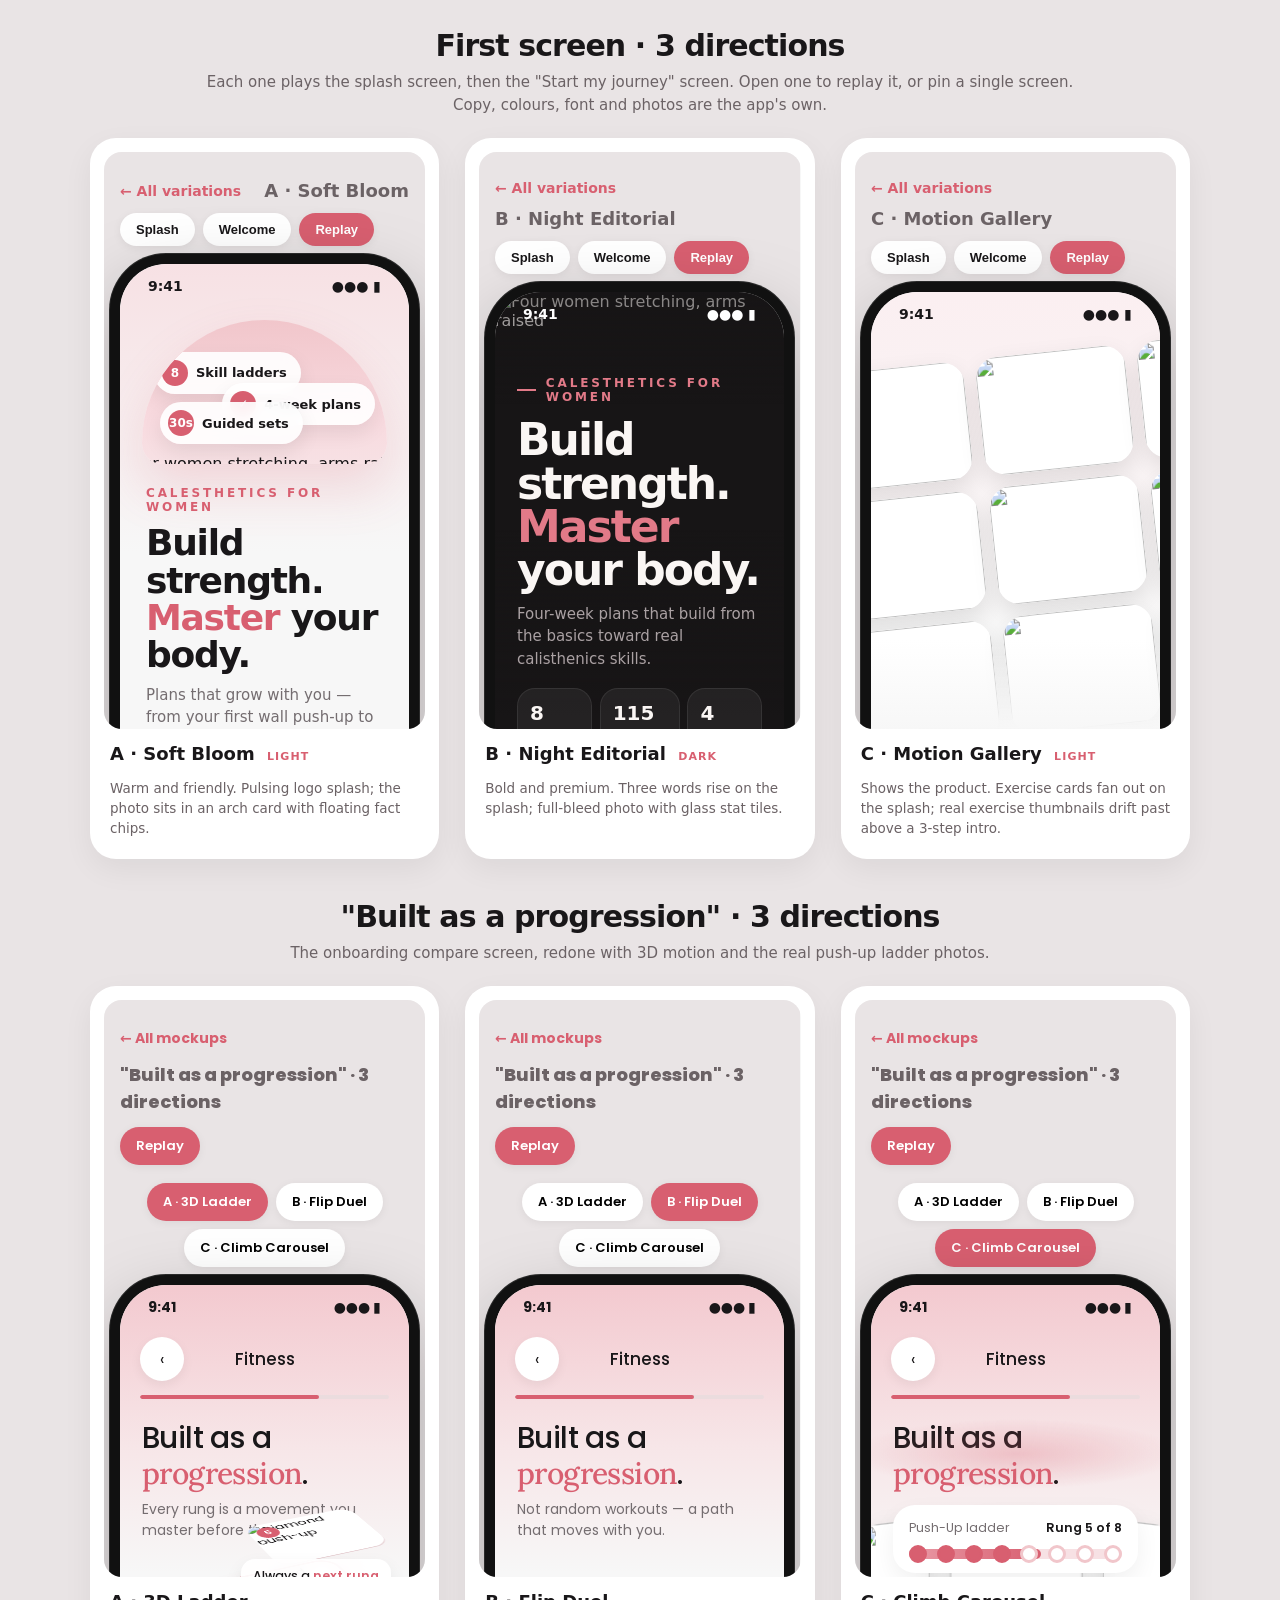
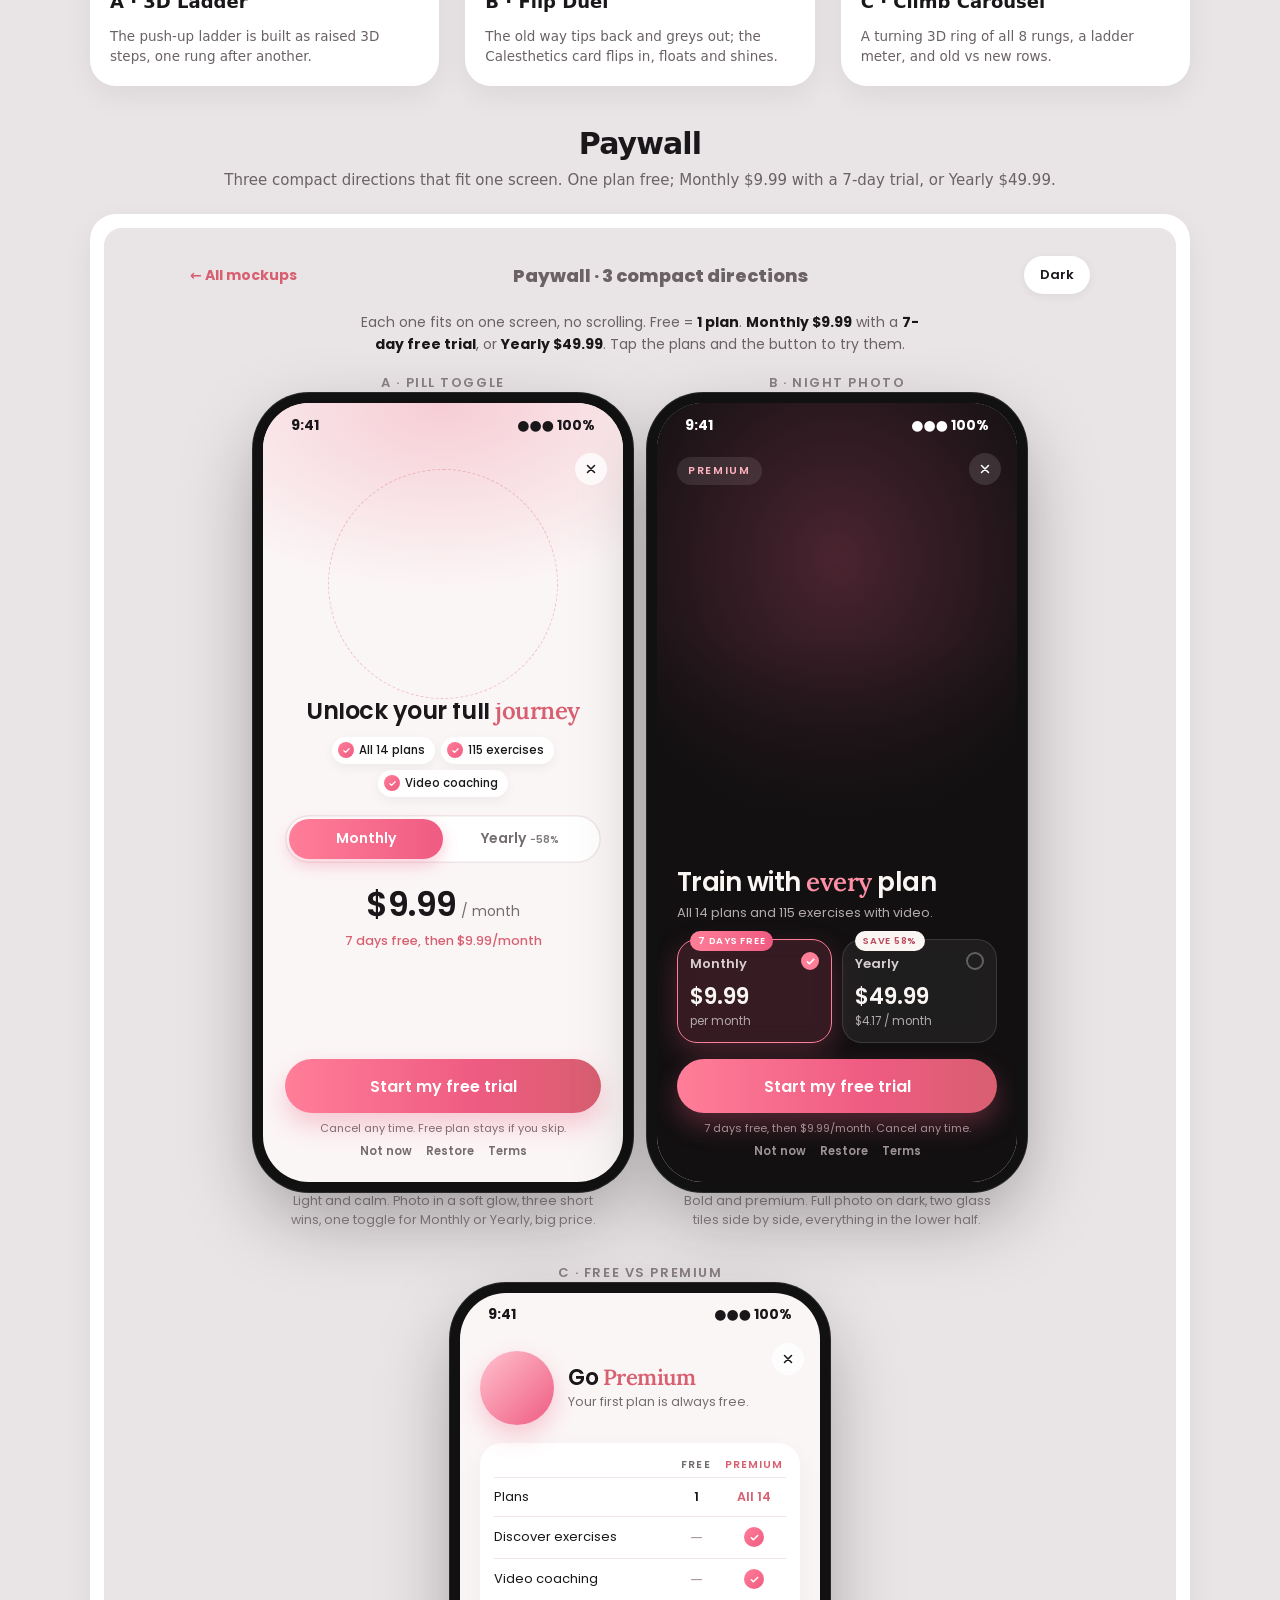
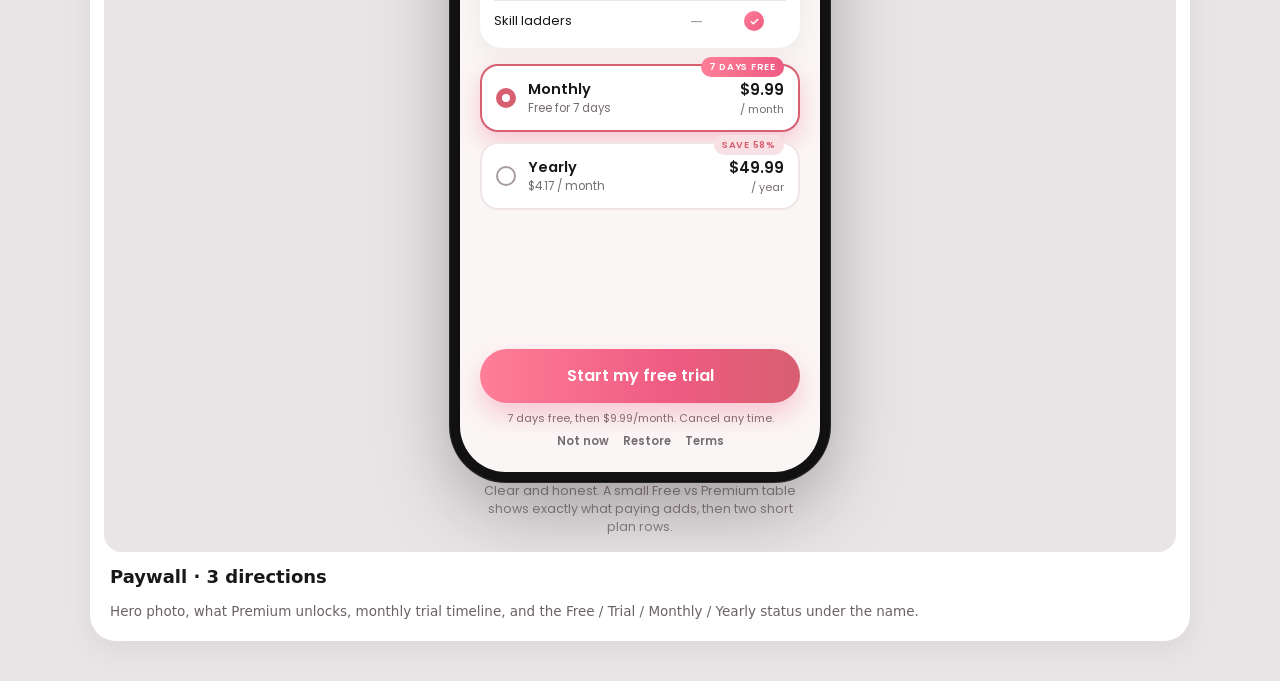
<file: ui_mockup/index.html>
<!doctype html>
<html lang="en">
<head>
<meta charset="utf-8">
<meta name="viewport" content="width=device-width, initial-scale=1">
<title>First Screen Mockups</title>
<link rel="preconnect" href="https://fonts.googleapis.com">
<link href="https://fonts.googleapis.com/css2?family=Manrope:wght@400;500;600;700;800&display=swap" rel="stylesheet">
<link rel="stylesheet" href="shared.css">
<style>
  body { gap: 22px; }
  header { max-width: 900px; text-align: center; }
  header h1 { font-size: 30px; font-weight: 800; letter-spacing: -.03em; color: var(--ink); }
  header p { margin-top: 8px; color: #6b6265; font-size: 15px; line-height: 1.5; }
  .grid { width: 100%; max-width: 1100px; display: grid; grid-template-columns: repeat(auto-fit, minmax(280px, 1fr)); gap: 26px; }
  .card {
    display: flex; flex-direction: column; gap: 14px; text-decoration: none; color: inherit;
    background: #fff; border-radius: 26px; padding: 14px; box-shadow: 0 10px 30px rgba(0,0,0,.06);
    transition: transform .25s ease, box-shadow .25s ease;
  }
  .card:hover { transform: translateY(-4px); box-shadow: 0 18px 40px rgba(0,0,0,.1); }
  .card iframe { width: 100%; aspect-ratio: 390/700; border: 0; border-radius: 18px; pointer-events: none; background: var(--bg); }
  .card h2 { font-size: 18px; font-weight: 800; padding: 0 6px; }
  .card p { font-size: 13.5px; color: #6b6265; line-height: 1.5; padding: 0 6px 6px; }
  .tag { display: inline-block; margin-left: 6px; font-size: 11px; font-weight: 800; color: var(--rose); letter-spacing: .1em; }
  @media (prefers-color-scheme: dark) {
    :root:not([data-theme="light"]) header h1 { color: #FAF6F4; }
    :root:not([data-theme="light"]) .card { background: #1E1B1C; }
    :root:not([data-theme="light"]) .card h2 { color: #FAF6F4; }
  }
</style>
</head>
<body>
  <header>
    <h1>First screen · 3 directions</h1>
    <p>Each one plays the splash screen, then the "Start my journey" screen. Open one to replay it, or pin a single screen. Copy, colours, font and photos are the app's own.</p>
  </header>
  <div class="grid">
    <a class="card" href="variation-a-soft-bloom.html">
      <iframe src="variation-a-soft-bloom.html" title="A" loading="lazy" tabindex="-1"></iframe>
      <h2>A · Soft Bloom <span class="tag">LIGHT</span></h2>
      <p>Warm and friendly. Pulsing logo splash; the photo sits in an arch card with floating fact chips.</p>
    </a>
    <a class="card" href="variation-b-night-editorial.html">
      <iframe src="variation-b-night-editorial.html" title="B" loading="lazy" tabindex="-1"></iframe>
      <h2>B · Night Editorial <span class="tag">DARK</span></h2>
      <p>Bold and premium. Three words rise on the splash; full-bleed photo with glass stat tiles.</p>
    </a>
    <a class="card" href="variation-c-motion-gallery.html">
      <iframe src="variation-c-motion-gallery.html" title="C" loading="lazy" tabindex="-1"></iframe>
      <h2>C · Motion Gallery <span class="tag">LIGHT</span></h2>
      <p>Shows the product. Exercise cards fan out on the splash; real exercise thumbnails drift past above a 3-step intro.</p>
    </a>
  </div>
  <header style="margin-top:18px">
    <h1>"Built as a progression" · 3 directions</h1>
    <p>The onboarding compare screen, redone with 3D motion and the real push-up ladder photos.</p>
  </header>
  <div class="grid">
    <a class="card" href="progression-screen.html?v=A">
      <iframe src="progression-screen.html?v=A" title="Progression A" loading="lazy" tabindex="-1"></iframe>
      <h2>A · 3D Ladder</h2>
      <p>The push-up ladder is built as raised 3D steps, one rung after another.</p>
    </a>
    <a class="card" href="progression-screen.html?v=B">
      <iframe src="progression-screen.html?v=B" title="Progression B" loading="lazy" tabindex="-1"></iframe>
      <h2>B · Flip Duel</h2>
      <p>The old way tips back and greys out; the Calesthetics card flips in, floats and shines.</p>
    </a>
    <a class="card" href="progression-screen.html?v=C">
      <iframe src="progression-screen.html?v=C" title="Progression C" loading="lazy" tabindex="-1"></iframe>
      <h2>C · Climb Carousel</h2>
      <p>A turning 3D ring of all 8 rungs, a ladder meter, and old vs new rows.</p>
    </a>
  </div>
  <header style="margin-top:18px">
    <h1>Paywall</h1>
    <p>Three compact directions that fit one screen. One plan free; Monthly $9.99 with a 7-day trial, or Yearly $49.99.</p>
  </header>
  <div class="grid">
    <a class="card" href="paywall.html">
      <iframe src="paywall.html" title="Paywall" loading="lazy" tabindex="-1"></iframe>
      <h2>Paywall · 3 directions</h2>
      <p>Hero photo, what Premium unlocks, monthly trial timeline, and the Free / Trial / Monthly / Yearly status under the name.</p>
    </a>
  </div>
</body>
</html>
</file>
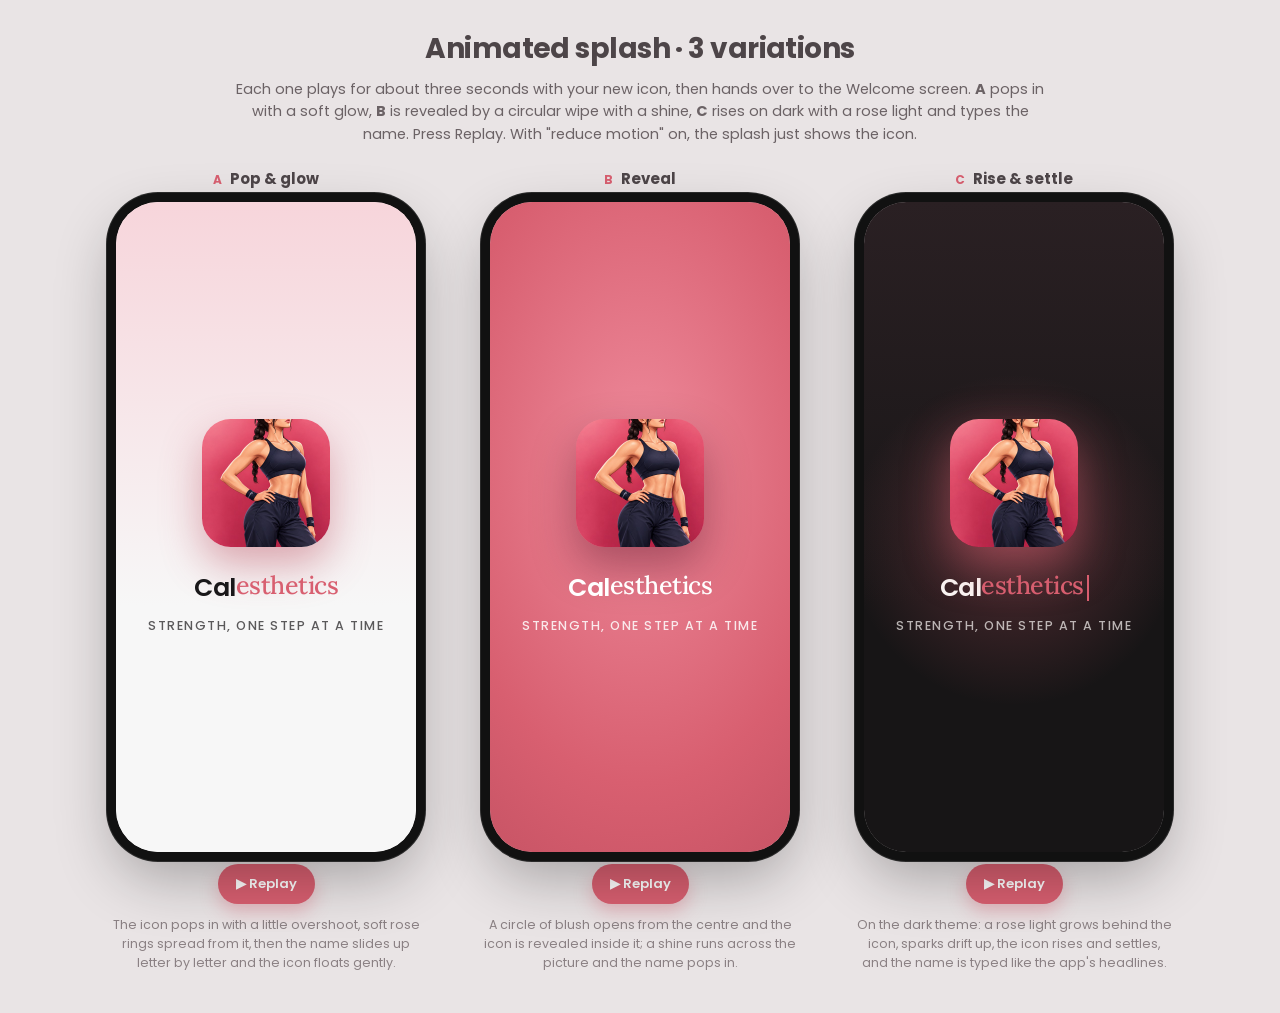
<file: ui_mockup/animated-splash.html>
<!doctype html>
<html lang="en">
<head>
<meta charset="utf-8">
<meta name="viewport" content="width=device-width, initial-scale=1">
<title>Animated Splash</title>
<link rel="preconnect" href="https://fonts.googleapis.com">
<link href="https://fonts.googleapis.com/css2?family=Poppins:wght@400;500;600;700&family=Lora:wght@500;600&display=swap" rel="stylesheet">
<link rel="stylesheet" href="shared.css">
<style>
  :root { --rose:#D85F70; --rose-d:#B94A5B; --blush:#F7E1E4; --soft:#F1C6CB; --night:#171516; --surface:#242021; }
  body { gap: 22px; }
  header { max-width: 820px; text-align: center; }
  header h1 { font-size: 28px; font-weight: 700; letter-spacing: -.02em; color: #4d4548; }
  header p { margin-top: 8px; font-size: 14.5px; line-height: 1.55; color: #6b6265; }
  @media (prefers-color-scheme: dark) {
    :root:not([data-theme="light"]) header h1 { color: #FAF6F4; }
    :root:not([data-theme="light"]) header p { color: #AAA1A3; }
  }
  .stage { display: flex; gap: 34px; flex-wrap: wrap; justify-content: center; width: 100%; max-width: 1200px; }
  .col { display: flex; flex-direction: column; align-items: center; gap: 12px; width: 340px; }
  .col h2 { font-size: 15px; font-weight: 700; color: #4d4548; }
  .col h2 b { color: var(--rose); letter-spacing: .1em; font-size: 12px; margin-right: 6px; }
  .col p { font-size: 12.5px; color: #8a8083; text-align: center; line-height: 1.5; max-width: 320px; min-height: 56px; }
  @media (prefers-color-scheme: dark) { :root:not([data-theme="light"]) .col h2 { color: #FAF6F4; } }
  .sp { width: 300px; height: 650px; border-radius: 42px; position: relative; overflow: hidden; box-shadow: 0 0 0 9px #111, 0 0 0 10px #2a2a2a, 0 24px 60px rgba(0,0,0,.3); flex: none; }
  button.rp { border: 0; border-radius: 99px; padding: 10px 18px; font: 600 13px "Poppins", sans-serif; background: var(--rose); color: #fff; cursor: pointer; box-shadow: 0 8px 18px rgba(216,95,112,.35); }
  .sc { position: absolute; inset: 0; display: grid; place-items: center; }
  .icon { width: 128px; height: 128px; border-radius: 22.37%; overflow: hidden; position: relative; box-shadow: 0 18px 40px rgba(185,74,91,.45); }
  .icon img { width: 100%; height: 100%; display: block; object-fit: cover; }
  .word { font: 600 25px "Poppins", sans-serif; letter-spacing: -.02em; display: flex; }
  .word i { font-family: "Lora", serif; font-style: normal; font-weight: 500; color: var(--rose); }
  .word span { display: inline-block; opacity: 0; }
  .tag { font: 500 12.5px "Poppins", sans-serif; letter-spacing: .12em; text-transform: uppercase; opacity: 0; }
  .lockup { display: grid; justify-items: center; gap: 22px; }

  /* A: Pop & glow  (light) */
  .A { background: linear-gradient(#F7D5DB, #F7F7F7 62%); color: #191719; }
  .A .ring { position: absolute; left: 50%; top: 50%; width: 128px; height: 128px; margin: -64px 0 0 -64px; border-radius: 28%; border: 2px solid var(--rose); opacity: 0; }
  .A .icon { opacity: 0; transform: scale(.3); }
  .A.go .icon { animation: aPop .9s cubic-bezier(.2,.9,.3,1.35) .25s forwards, aFloat 2.6s ease-in-out 1.4s infinite; }
  @keyframes aPop { 0% { opacity: 0; transform: scale(.3) rotate(-8deg); } 100% { opacity: 1; transform: scale(1) rotate(0); } }
  @keyframes aFloat { 0%,100% { transform: translateY(0); } 50% { transform: translateY(-5px); } }
  .A.go .ring { animation: aRing 1.8s ease-out 1s infinite; }
  .A.go .ring.r2 { animation-delay: 1.6s; }
  @keyframes aRing { 0% { opacity: .55; transform: scale(1); } 100% { opacity: 0; transform: scale(2.6); } }
  .A.go .word span { animation: up .5s cubic-bezier(.2,.8,.2,1) forwards; animation-delay: calc(1.3s + var(--i) * .045s); }
  .A.go .tag { animation: fadeUp .7s ease-out 2.3s forwards; }
  @keyframes up { from { opacity: 0; transform: translateY(14px); } to { opacity: 1; transform: none; } }
  @keyframes fadeUp { from { opacity: 0; transform: translateY(8px); } to { opacity: .7; transform: none; } }

  /* B: Reveal  (rose) */
  .B { background: radial-gradient(120% 90% at 50% 40%, #EE8A9B 0%, #D85F70 55%, #B94A5B 100%); color: #fff; }
  .B .wipe { position: absolute; inset: 0; background: #FBE9EC; clip-path: circle(0% at 50% 46%); }
  .B.go .wipe { animation: bWipe 1.1s cubic-bezier(.6,0,.2,1) .2s forwards; }
  @keyframes bWipe { 0% { clip-path: circle(0% at 50% 46%); opacity: 1; } 70% { opacity: 1; } 100% { clip-path: circle(80% at 50% 46%); opacity: 0; } }
  .B .icon { clip-path: circle(0% at 50% 50%); box-shadow: 0 20px 44px rgba(90,20,40,.45); }
  .B.go .icon { animation: bIcon 1s cubic-bezier(.3,.9,.3,1) .6s forwards; }
  @keyframes bIcon { from { clip-path: circle(0% at 50% 50%); transform: scale(.85); } to { clip-path: circle(150% at 50% 50%); transform: scale(1); } }
  .B .icon::after { content: ""; position: absolute; inset: 0; background: linear-gradient(105deg, transparent 38%, rgba(255,255,255,.65) 50%, transparent 62%); transform: translateX(-120%); }
  .B.go .icon::after { animation: shine .9s ease-in-out 1.9s forwards; }
  @keyframes shine { to { transform: translateX(120%); } }
  .B .word { color: #fff; } .B .word i { color: #fff; }
  .B.go .word span { animation: pop .45s cubic-bezier(.2,.9,.3,1.4) forwards; animation-delay: calc(1.7s + var(--i) * .05s); }
  @keyframes pop { from { opacity: 0; transform: scale(.4) translateY(10px); } to { opacity: 1; transform: none; } }
  .B.go .tag { animation: fadeUp2 .7s ease-out 2.7s forwards; }
  @keyframes fadeUp2 { from { opacity: 0; } to { opacity: .85; } }

  /* C: Rise & settle  (dark) */
  .C { background: linear-gradient(#2A2023, #171516 62%); color: #FAF6F4; overflow: hidden; }
  .C .glow { position: absolute; left: 50%; top: 52%; width: 360px; height: 360px; margin: -180px 0 0 -180px; border-radius: 50%; background: radial-gradient(circle, rgba(216,95,112,.55), rgba(216,95,112,0) 65%); opacity: 0; }
  .C.go .glow { animation: cGlow 2.4s ease-out .2s forwards; }
  @keyframes cGlow { 0% { opacity: 0; transform: scale(.4); } 60% { opacity: 1; } 100% { opacity: .55; transform: scale(1); } }
  .C .dot { position: absolute; width: 5px; height: 5px; border-radius: 50%; background: #E27A88; opacity: 0; left: var(--x); top: 70%; }
  .C.go .dot { animation: cDot 2.6s ease-out var(--w) forwards; }
  @keyframes cDot { 0% { opacity: 0; transform: translateY(0); } 20% { opacity: .9; } 100% { opacity: 0; transform: translateY(-240px); } }
  .C .icon { transform: translateY(120px) scale(.8); opacity: 0; box-shadow: 0 18px 44px rgba(216,95,112,.5); }
  .C.go .icon { animation: cRise 1.2s cubic-bezier(.2,1.1,.3,1) .35s forwards; }
  @keyframes cRise { 0% { opacity: 0; transform: translateY(120px) scale(.8); } 60% { opacity: 1; transform: translateY(-10px) scale(1.04); } 100% { opacity: 1; transform: none; } }
  .C .word span { opacity: 0; }
  .C.go .word span { animation: type .01s steps(1) forwards; animation-delay: calc(1.5s + var(--i) * .09s); }
  @keyframes type { to { opacity: 1; } }
  .C .caret { display: inline-block; width: 2px; height: 26px; background: var(--rose); margin-left: 3px; opacity: 0; align-self: center; }
  .C.go .caret { animation: blink .8s steps(1) 1.4s 4, caretOff .01s 4.6s forwards; }
  @keyframes blink { 0%,50% { opacity: 1; } 51%,100% { opacity: 0; } }
  @keyframes caretOff { to { opacity: 0; } }
  .C.go .tag { animation: fadeUp .7s ease-out 3s forwards; }

  /* the hand-off: every splash fades to the Welcome screen colours */
  .hand { position: absolute; inset: 0; background: linear-gradient(#F7D5DB, #F7F7F7 62%); opacity: 0; pointer-events: none; }
  .go .hand { animation: hand .5s ease-in 4.4s forwards; }
  .C .hand { background: linear-gradient(#2A2023, #171516 62%); }
  @keyframes hand { to { opacity: .0; } }
  @media (prefers-reduced-motion: reduce) { .go *, .go { animation-duration: 1ms !important; animation-delay: 0s !important; } }
</style>
</head>
<body>

<header>
  <h1>Animated splash · 3 variations</h1>
  <p>Each one plays for about three seconds with your new icon, then hands over to the Welcome screen. <b>A</b> pops in with a soft glow, <b>B</b> is revealed by a circular wipe with a shine, <b>C</b> rises on dark with a rose light and types the name. Press Replay. With "reduce motion" on, the splash just shows the icon.</p>
</header>

<div class="stage" id="stage"></div>

<script>
  const NAME = 'Cal<i>esthetics</i>';
  const letters = html => { // wraps each visible letter in a span with an index
    let i = 0;
    return html.replace(/(<i>)(.*?)(<\/i>)|([A-Za-z])/g, (m, o, inner, c, ch) => {
      if (inner) return '<i>' + inner.split('').map(x => `<span style="--i:${i++}">${x}</span>`).join('') + '</i>';
      return `<span style="--i:${i++}">${ch}</span>`;
    });
  };
  const V = [
    { k: 'A', t: 'Pop & glow', d: 'The icon pops in with a little overshoot, soft rose rings spread from it, then the name slides up letter by letter and the icon floats gently.',
      extra: '<div class="ring"></div><div class="ring r2"></div>' },
    { k: 'B', t: 'Reveal', d: 'A circle of blush opens from the centre and the icon is revealed inside it; a shine runs across the picture and the name pops in.',
      extra: '<div class="wipe"></div>' },
    { k: 'C', t: 'Rise & settle', d: 'On the dark theme: a rose light grows behind the icon, sparks drift up, the icon rises and settles, and the name is typed like the app\'s headlines.',
      extra: '<div class="glow"></div>' + [14, 30, 46, 62, 78].map((x, j) => `<div class="dot" style="--x:${x}%;--w:${.5 + j * .35}s"></div>`).join('') },
  ];

  document.getElementById('stage').innerHTML = V.map(v => `
    <div class="col">
      <h2><b>${v.k}</b>${v.t}</h2>
      <div class="sp ${v.k} go" data-k="${v.k}">
        ${v.extra}
        <div class="sc"><div class="lockup">
          <div class="icon"><img src="app-icon.jpg" alt=""></div>
          <div style="display:grid;justify-items:center;gap:10px">
            <div class="word">${letters(NAME)}${v.k === 'C' ? '<span class="caret" style="opacity:0"></span>' : ''}</div>
            <div class="tag">Strength, one step at a time</div>
          </div>
        </div></div>
        <div class="hand"></div>
      </div>
      <button class="rp" data-k="${v.k}">▶ Replay</button>
      <p>${v.d}</p>
    </div>`).join('');

  document.getElementById('stage').addEventListener('click', e => {
    const b = e.target.closest('button.rp'); if (!b) return;
    const el = document.querySelector(`.sp.${b.dataset.k}`);
    el.classList.remove('go'); void el.offsetWidth; el.classList.add('go');
  });

  // ?t=1.8 freezes every animation at that second (for screenshots).
  const t = new URLSearchParams(location.search).get('t');
  if (t !== null) {
    const st = document.createElement('style');
    st.textContent = `.go, .go * { animation-play-state: paused !important; animation-iteration-count: 1 !important; }
      .A.go .icon { animation-delay: calc(.25s - ${t}s), calc(1.4s - ${t}s) !important; }
      .A.go .ring { animation-delay: calc(1s - ${t}s) !important; } .A.go .ring.r2 { animation-delay: calc(1.6s - ${t}s) !important; }
      .A.go .word span { animation-delay: calc(1.3s + var(--i) * .045s - ${t}s) !important; } .A.go .tag { animation-delay: calc(2.3s - ${t}s) !important; }
      .B.go .wipe { animation-delay: calc(.2s - ${t}s) !important; } .B.go .icon { animation-delay: calc(.6s - ${t}s) !important; }
      .B.go .icon::after { animation-delay: calc(1.9s - ${t}s) !important; }
      .B.go .word span { animation-delay: calc(1.7s + var(--i) * .05s - ${t}s) !important; } .B.go .tag { animation-delay: calc(2.7s - ${t}s) !important; }
      .C.go .glow { animation-delay: calc(.2s - ${t}s) !important; } .C.go .dot { animation-delay: calc(var(--w) - ${t}s) !important; }
      .C.go .icon { animation-delay: calc(.35s - ${t}s) !important; }
      .C.go .word span { animation-delay: calc(1.5s + var(--i) * .09s - ${t}s) !important; } .C.go .tag { animation-delay: calc(3s - ${t}s) !important; }
      .go .hand { animation-delay: calc(4.4s - ${t}s) !important; }`;
    document.head.appendChild(st);
  }
</script>
</body>
</html>
</file>
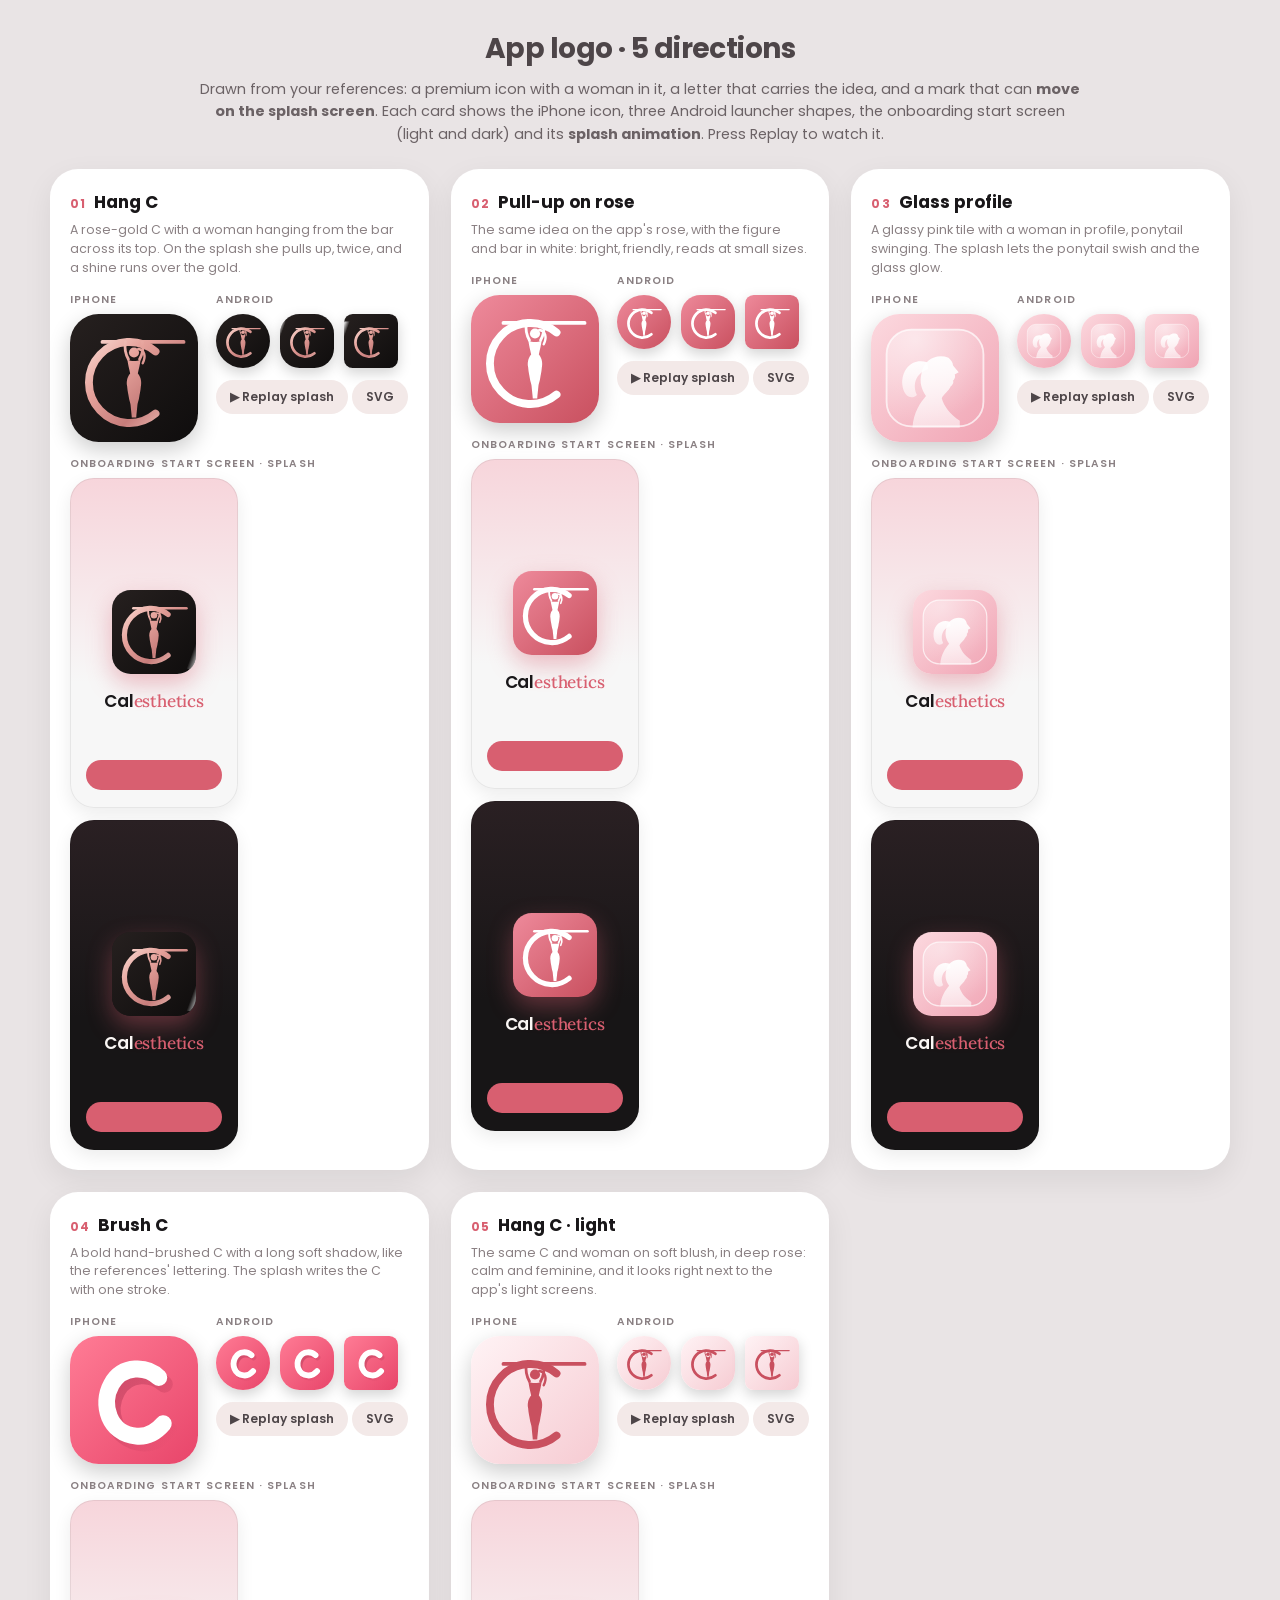
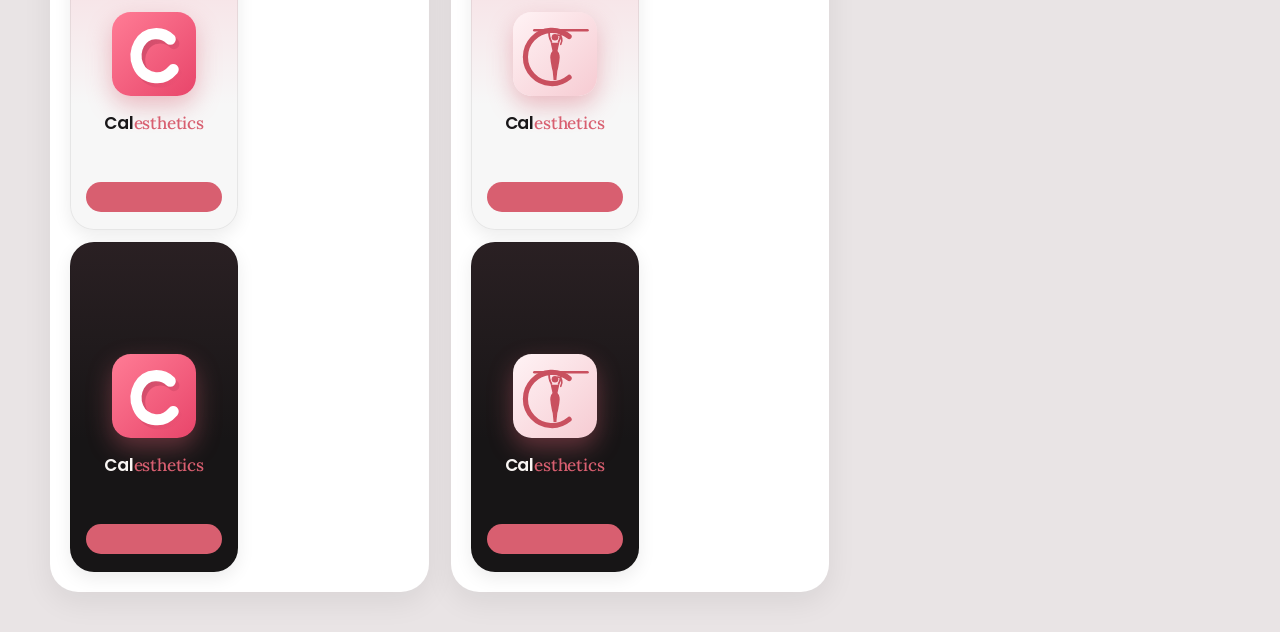
<file: ui_mockup/app-logo-options.html>
<!doctype html>
<html lang="en">
<head>
<meta charset="utf-8">
<meta name="viewport" content="width=device-width, initial-scale=1">
<title>App Logo Options</title>
<link rel="preconnect" href="https://fonts.googleapis.com">
<link href="https://fonts.googleapis.com/css2?family=Poppins:wght@400;500;600;700&family=Lora:wght@500;600&display=swap" rel="stylesheet">
<link rel="stylesheet" href="shared.css">
<style>
  :root { --rose:#D85F70; --night:#171516; }
  body { gap: 24px; }
  header { max-width: 880px; text-align: center; }
  header h1 { font-size: 28px; font-weight: 700; letter-spacing: -.02em; color: #4d4548; }
  header p { margin-top: 8px; font-size: 14.5px; line-height: 1.55; color: #6b6265; }
  .grid { width: 100%; max-width: 1180px; display: grid; grid-template-columns: repeat(auto-fit, minmax(360px, 1fr)); gap: 22px; }
  .card { background: #fff; border-radius: 28px; padding: 20px; box-shadow: 0 10px 30px rgba(0,0,0,.07); display: grid; gap: 14px; align-content: start; }
  .card h2 { font-size: 17px; font-weight: 700; display: flex; align-items: baseline; gap: 8px; }
  .card h2 b { font-size: 12px; color: var(--rose); letter-spacing: .1em; }
  .card p { font-size: 12.5px; line-height: 1.5; color: #8a8083; margin-top: -8px; }
  .lab { font-size: 10.5px; font-weight: 600; letter-spacing: .1em; text-transform: uppercase; color: #8a8083; margin-bottom: 6px; }
  .row { display: flex; gap: 18px; flex-wrap: wrap; align-items: flex-start; }
  .ios { width: 128px; height: 128px; border-radius: 22.37%; overflow: hidden; box-shadow: 0 8px 22px rgba(0,0,0,.2); flex: none; }
  .ios svg, .and svg, .logo svg { display: block; width: 100%; height: 100%; }
  .ands { display: flex; gap: 10px; }
  .and { width: 54px; height: 54px; overflow: hidden; box-shadow: 0 5px 14px rgba(0,0,0,.18); flex: none; }
  .and.c { border-radius: 50%; } .and.s { border-radius: 36%; } .and.r { border-radius: 16%; }
  .phones { display: flex; gap: 12px; flex-wrap: wrap; }
  .phone2 { width: 168px; height: 330px; border-radius: 24px; position: relative; overflow: hidden; box-shadow: inset 0 0 0 1px rgba(0,0,0,.07), 0 6px 18px rgba(0,0,0,.08); flex: none; }
  .phone2.l { background: linear-gradient(#F7D5DB, #F7F7F7 62%); color: #191719; }
  .phone2.d { background: linear-gradient(#2A2023, #171516 60%); color: #FAF6F4; }
  .phone2 .center { position: absolute; left: 0; right: 0; top: 34%; display: grid; justify-items: center; gap: 14px; }
  .phone2 .logo { width: 84px; height: 84px; border-radius: 22.37%; overflow: hidden; box-shadow: 0 10px 24px rgba(216,95,112,.4); }
  .phone2 .name { font: 600 17px "Poppins", sans-serif; letter-spacing: -.01em; opacity: 0; }
  .phone2 .name i { font-family: "Lora", serif; font-style: normal; color: var(--rose); font-weight: 500; }
  .phone2 .btn { position: absolute; left: 16px; right: 16px; bottom: 18px; height: 30px; border-radius: 99px; background: var(--rose); }
  .splash.go .name { animation: nm .6s ease-out 2.7s forwards; }
  @keyframes nm { from { opacity: 0; transform: translateY(8px); } to { opacity: 1; transform: none; } }
  button.replay { border: 0; border-radius: 99px; padding: 8px 14px; font: 600 12px "Poppins", sans-serif; background: #F3E9E8; color: #4d4548; cursor: pointer; }
  button.replay:hover { background: var(--rose); color: #fff; }

  /* ---------- the splash animations (class "go" restarts them) ---------- */
  .go .draw { stroke-dasharray: 1; stroke-dashoffset: 1; animation: draw var(--d, 1s) ease-out var(--w, 0s) forwards; }
  @keyframes draw { to { stroke-dashoffset: 0; } }
  .go .pop { opacity: 0; animation: pop .55s cubic-bezier(.2,.9,.3,1.3) var(--w, 0s) forwards; transform-box: fill-box; transform-origin: center; }
  @keyframes pop { from { opacity: 0; transform: scale(.6); } to { opacity: 1; transform: none; } }
  /* she hangs, pulls up twice (chin over the bar), settles */
  .go .body { animation: pull 2.6s cubic-bezier(.45,0,.25,1) 1s both; }
  @keyframes pull {
    0%, 8% { transform: translateY(0); }
    30% { transform: translateY(-9px); }
    42% { transform: translateY(-1px); }
    62% { transform: translateY(-9px); }
    80%, 100% { transform: translateY(0); }
  }
  .go .arms { transform-origin: 50px 15px; animation: bend 2.6s cubic-bezier(.45,0,.25,1) 1s both; }
  @keyframes bend {
    0%, 8% { transform: scaleY(1); }
    30% { transform: scaleY(.5); }
    42% { transform: scaleY(.95); }
    62% { transform: scaleY(.5); }
    80%, 100% { transform: scaleY(1); }
  }
  .go .shine { animation: shine 1s ease-in-out 3.1s both; }
  @keyframes shine { from { transform: translateX(-120px); } to { transform: translateX(160px); } }
  .go .swish { transform-box: fill-box; transform-origin: 90% 80%; animation: swish 2.4s ease-in-out .6s both; }
  @keyframes swish { 0%, 100% { transform: rotate(0); } 30% { transform: rotate(-9deg); } 60% { transform: rotate(5deg); } }
  .go .rise { animation: rise 1.4s cubic-bezier(.2,.8,.2,1) .2s both; }
  @keyframes rise { from { transform: translateY(14px); opacity: 0; } to { transform: none; opacity: 1; } }
  .go .glow { animation: glow 2.8s ease-in-out .4s both; }
  @keyframes glow { 0%, 100% { opacity: .45; } 50% { opacity: 1; } }
  @media (prefers-reduced-motion: reduce) { .go * { animation-duration: 1ms !important; animation-delay: 0s !important; } }
</style>
</head>
<body>

<header>
  <h1>App logo · 5 directions</h1>
  <p>Drawn from your references: a premium icon with a woman in it, a letter that carries the idea, and a mark that can <b>move on the splash screen</b>. Each card shows the iPhone icon, three Android launcher shapes, the onboarding start screen (light and dark) and its <b>splash animation</b>. Press Replay to watch it.</p>
</header>

<div class="grid" id="grid"></div>

<script>
  /* All marks are drawn on a 100 x 100 box. The id makes gradient names unique per use. */
  const GOLD = id => `<linearGradient id="gold${id}" gradientUnits="userSpaceOnUse" x1="10" y1="10" x2="90" y2="90"><stop offset="0" stop-color="#FBE0D8"/><stop offset=".35" stop-color="#E6A39C"/><stop offset=".7" stop-color="#C77D7B"/><stop offset="1" stop-color="#F2C7BE"/></linearGradient>`;

  // The woman hanging from the bar (front view, arms up).
  const FIGURE = (fill, stroke) => `
    <g transform="translate(50 18) scale(.9) translate(-50 -14)"><g class="body">
      <g class="arms" fill="none" stroke="${stroke}" stroke-width="2.8" stroke-linecap="round">
        <path d="M41.5 14Q40 23 44.5 31"/><path d="M58.5 14Q60 23 55.5 31"/>
      </g>
      <path d="M43.5 31.5C47 33.2 53 33.2 56.5 31.5 56 36 54.8 40 53.8 45 57.2 49 57.5 54 56.8 57.5 56.4 63 55.4 66 55.2 68 54.6 72 53.6 74 53.4 76 53 81 52.4 85 52.2 88.5H47.8C47.6 85 47 81 46.6 76 46.4 74 45.4 72 44.8 68 44.6 66 43.6 63 43.2 57.5 42.5 54 42.8 49 46.2 45 45.2 40 44 36 43.5 31.5Z" fill="${fill}"/>
      <circle cx="50" cy="24.4" r="5" fill="${fill}"/>
      <path class="swish" d="M54.2 21C60.5 21.6 62 28.5 58.6 35" fill="none" stroke="${stroke}" stroke-width="2.4" stroke-linecap="round"/>
    </g></g>`;

  const CONCEPTS = [
    { name: 'Hang C', note: 'A rose-gold C with a woman hanging from the bar across its top. On the splash she pulls up, twice, and a shine runs over the gold.',
      bg: ['#26201F', '#0F0D0D'], defs: id => GOLD(id) + `<linearGradient id="sh${id}" x1="0" y1="0" x2="1" y2="0"><stop offset="0" stop-color="#fff" stop-opacity="0"/><stop offset=".5" stop-color="#fff" stop-opacity=".85"/><stop offset="1" stop-color="#fff" stop-opacity="0"/></linearGradient>`,
      mark: id => `
        <path class="draw" pathLength="1" style="--d:1.1s;--w:.2s" d="M69.1 26.4A36 36 0 1 0 69.1 81.6" fill="none" stroke="url(#gold${id})" stroke-width="7" stroke-linecap="round"/>
        <path class="draw" pathLength="1" style="--d:.7s;--w:.0s" d="M22 18H94" stroke="url(#gold${id})" stroke-width="3.4" stroke-linecap="round"/>
        ${FIGURE(`url(#gold${id})`, `url(#gold${id})`)}
        <g class="shine" style="mix-blend-mode:screen"><rect x="-30" y="0" width="26" height="100" fill="url(#sh${id})" transform="skewX(-20)"/></g>` },
    { name: 'Pull-up on rose', note: 'The same idea on the app\'s rose, with the figure and bar in white: bright, friendly, reads at small sizes.',
      bg: ['#EE8A9B', '#C9505F'], defs: id => '',
      mark: id => `
        <path class="draw" pathLength="1" style="--d:1.1s;--w:.2s" d="M69.1 26.4A36 36 0 1 0 69.1 81.6" fill="none" stroke="#fff" stroke-width="7" stroke-linecap="round"/>
        <path class="draw" pathLength="1" style="--d:.7s;--w:.0s" d="M22 18H94" stroke="#fff" stroke-width="3.4" stroke-linecap="round"/>
        ${FIGURE('#fff', '#fff')}` },
    { name: 'Glass profile', note: 'A glassy pink tile with a woman in profile, ponytail swinging. The splash lets the ponytail swish and the glass glow.',
      bg: ['#FCD9DF', '#F0A3B3'], defs: id => `<linearGradient id="gl${id}" x1="0" y1="0" x2="0" y2="1"><stop offset="0" stop-color="#fff" stop-opacity=".95"/><stop offset="1" stop-color="#fff" stop-opacity=".55"/></linearGradient><radialGradient id="hi${id}" cx=".3" cy=".1" r=".9"><stop offset="0" stop-color="#fff" stop-opacity=".9"/><stop offset="1" stop-color="#fff" stop-opacity="0"/></radialGradient>`,
      mark: id => `
        <rect class="glow" x="7" y="7" width="86" height="86" rx="22" fill="url(#hi${id})" opacity=".6"/>
        <rect x="7" y="7" width="86" height="86" rx="22" fill="none" stroke="#fff" stroke-opacity=".7" stroke-width="1.6"/>
        <g class="rise">
          <path class="swish" d="M43 36C30 32 20 42 21 56 22 66 29 70 34 65 30 57 32 46 44 42Z" fill="url(#gl${id})"/>
          <path d="M30 94C31 80 37 72 42 66 38 60 36 54 38 46 40 34 51 28 62 32 64 34 66 36 66 39L71 45 67.5 47C68.5 49.5 67 51.6 66 52.4 67 54.4 65 56.6 64 57.4 62 62 58 64 56 68 58 75 63 82 72 88L72 94Z" fill="url(#gl${id})"/>
        </g>` },
    { name: 'Brush C', note: 'A bold hand-brushed C with a long soft shadow, like the references\' lettering. The splash writes the C with one stroke.',
      bg: ['#FF7C95', '#E8456A'], defs: id => `<linearGradient id="sd${id}" x1="0" y1="0" x2="1" y2="1"><stop offset="0" stop-color="#8E1F3D" stop-opacity=".45"/><stop offset="1" stop-color="#8E1F3D" stop-opacity="0"/></linearGradient>`,
      mark: id => `
        <g style="transform: translate(5px,6px)" opacity=".9"><path class="draw" pathLength="1" style="--d:1.2s;--w:.2s" d="M72 30C62 20 40 18 30 36 20 54 28 80 52 82 62 83 70 78 76 71" fill="none" stroke="url(#sd${id})" stroke-width="15" stroke-linecap="round" stroke-linejoin="round"/></g>
        <path class="draw" pathLength="1" style="--d:1.2s;--w:.2s" d="M72 30C62 20 40 18 30 36 20 54 28 80 52 82 62 83 70 78 76 71" fill="none" stroke="#fff" stroke-width="15" stroke-linecap="round" stroke-linejoin="round"/>
        <circle class="pop" style="--w:1.5s" cx="74" cy="28" r="4.2" fill="#fff"/>` },
    { name: 'Hang C · light', note: 'The same C and woman on soft blush, in deep rose: calm and feminine, and it looks right next to the app\'s light screens.',
      bg: ['#FFF3F5', '#F6CBD2'], defs: id => '',
      mark: id => `
        <path class="draw" pathLength="1" style="--d:1.1s;--w:.2s" d="M69.1 26.4A36 36 0 1 0 69.1 81.6" fill="none" stroke="#C9505F" stroke-width="7" stroke-linecap="round"/>
        <path class="draw" pathLength="1" style="--d:.7s;--w:.0s" d="M22 18H94" stroke="#C9505F" stroke-width="3.4" stroke-linecap="round"/>
        ${FIGURE('#C9505F', '#C9505F')}` },
  ];

  let n = 0;
  const icon = (c, pad) => {
    const id = ++n, [a, b] = c.bg, s = 1 - pad * 2 / 100;
    return `<svg viewBox="0 0 100 100" xmlns="http://www.w3.org/2000/svg" class="ic">
      <defs><linearGradient id="bg${id}" x1="0" y1="0" x2="1" y2="1"><stop offset="0" stop-color="${a}"/><stop offset="1" stop-color="${b}"/></linearGradient>${c.defs(id)}</defs>
      <rect width="100" height="100" fill="url(#bg${id})"/>
      <g transform="translate(${pad} ${pad}) scale(${s})">${c.mark(id)}</g></svg>`;
  };

  const grid = document.getElementById('grid');
  grid.innerHTML = CONCEPTS.map((c, i) => `
    <article class="card" data-i="${i}">
      <h2><b>${String(i + 1).padStart(2, '0')}</b>${c.name}</h2>
      <p>${c.note}</p>
      <div class="row">
        <div><div class="lab">iPhone</div><div class="ios">${icon(c, 6)}</div></div>
        <div><div class="lab">Android</div>
          <div class="ands"><div class="and c">${icon(c, 14)}</div><div class="and s">${icon(c, 14)}</div><div class="and r">${icon(c, 14)}</div></div>
          <div style="margin-top:12px"><button class="replay" data-act="replay">▶ Replay splash</button> <button class="replay" data-act="svg">SVG</button></div>
        </div>
      </div>
      <div><div class="lab">Onboarding start screen · splash</div>
        <div class="phones">
          ${['l', 'd'].map(t => `<div class="phone2 ${t} splash go"><div class="center"><div class="logo">${icon(c, 6)}</div><div class="name">Cal<i>esthetics</i></div></div><div class="btn"></div></div>`).join('')}
        </div>
      </div>
    </article>`).join('');

  const replay = card => card.querySelectorAll('.splash').forEach(el => {
    el.classList.remove('go'); void el.offsetWidth; el.classList.add('go');
  });
  grid.addEventListener('click', e => {
    const b = e.target.closest('button[data-act]'); if (!b) return;
    const card = b.closest('.card'), c = CONCEPTS[card.dataset.i];
    if (b.dataset.act === 'replay') return replay(card);
    const svg = icon(c, 6).replace('<svg ', '<svg width="1024" height="1024" ');
    const a = document.createElement('a');
    a.href = URL.createObjectURL(new Blob([svg], { type: 'image/svg+xml' }));
    a.download = `calesthetics-logo-${c.name.toLowerCase().replace(/\W+/g, '-')}.svg`;
    a.click();
  });

  // ?t=2.2 freezes every animation at that second (for screenshots).
  const t = new URLSearchParams(location.search).get('t');
  if (t !== null) {
    const st = document.createElement('style');
    st.textContent = `.go * { animation-play-state: paused !important; animation-delay: calc(var(--w, 0s) - ${t}s) !important; }
      .go .body, .go .arms { animation-delay: calc(1s - ${t}s) !important; } .go .shine { animation-delay: calc(3.1s - ${t}s) !important; }
      .go .swish { animation-delay: calc(.6s - ${t}s) !important; } .splash.go .name { animation-delay: calc(2.7s - ${t}s) !important; }
      .go .rise { animation-delay: calc(.2s - ${t}s) !important; } .go .glow { animation-delay: calc(.4s - ${t}s) !important; }`;
    document.head.appendChild(st);
  }
</script>
</body>
</html>
</file>
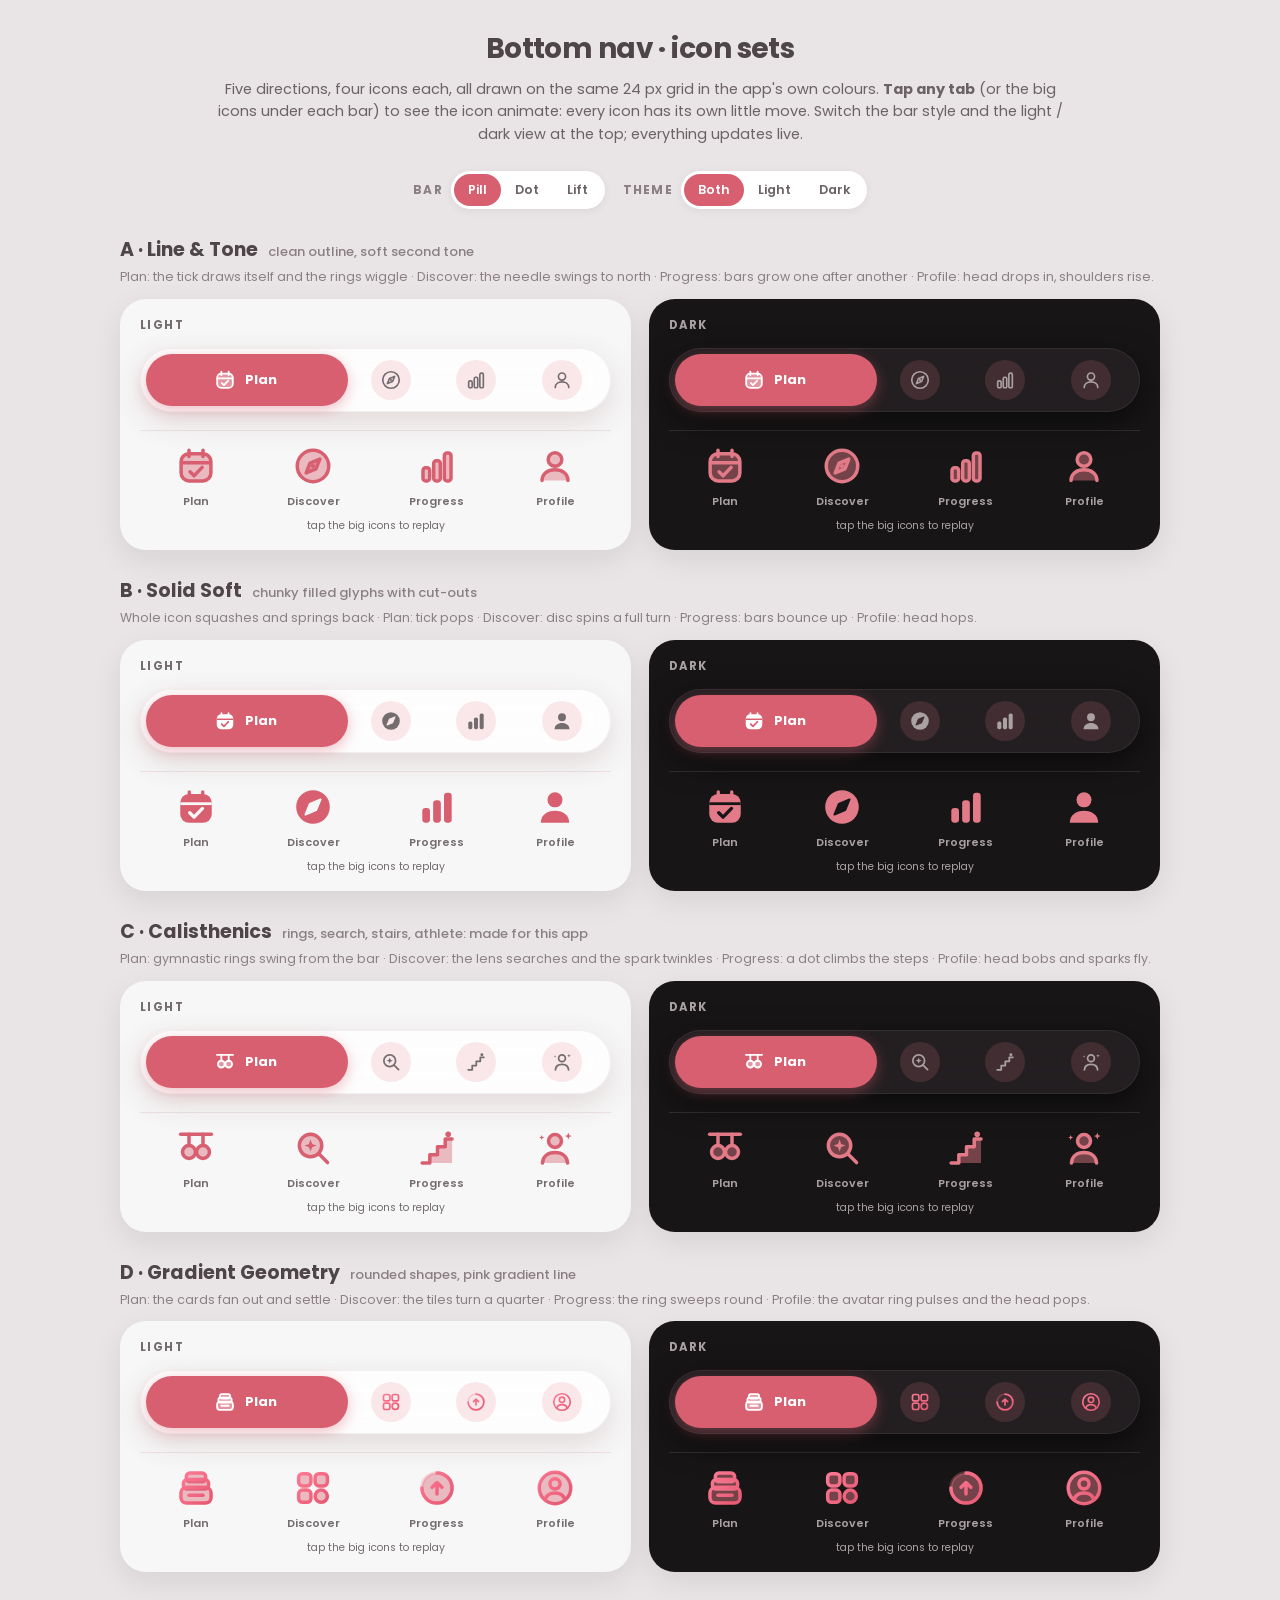
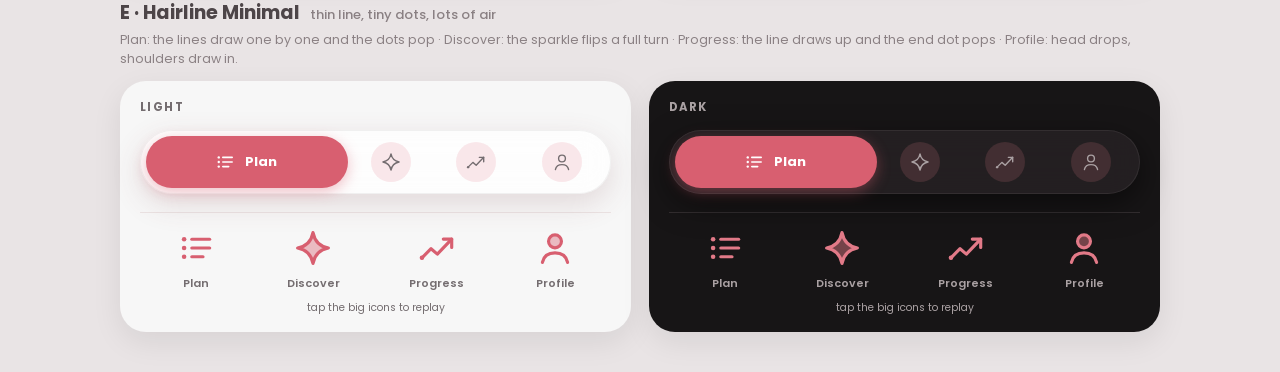
<file: ui_mockup/bottom-nav-icons.html>
<!doctype html>
<html lang="en">
<head>
<meta charset="utf-8">
<meta name="viewport" content="width=device-width, initial-scale=1">
<title>Bottom Nav Icons</title>
<link rel="preconnect" href="https://fonts.googleapis.com">
<link href="https://fonts.googleapis.com/css2?family=Poppins:wght@400;500;600;700&display=swap" rel="stylesheet">
<link rel="stylesheet" href="shared.css">
<style>
  /* The app's own colours (lib/core/theme/app_colors.dart). */
  .light { --bg:#F7F7F7; --card:#FFFFFF; --ink:#191719; --ink2:#746D70; --line:#EBE3E3;
           --accent:#D85F70; --accent-text:#D85F70; --glass:rgba(255,255,255,.76); --glass-line:rgba(0,0,0,.05);
           --tone:rgba(216,95,112,.40); --halo:rgba(216,95,112,.14); --shadow:0 10px 30px rgba(120,60,70,.16); }
  .dark  { --bg:#171516; --card:#242021; --ink:#FAF6F4; --ink2:#AAA1A3; --line:#332E30;
           --accent:#D85F70; --accent-text:#E27A88; --glass:rgba(40,35,37,.76); --glass-line:rgba(255,255,255,.07);
           --tone:rgba(226,122,136,.46); --halo:rgba(226,122,136,.16); --shadow:0 10px 30px rgba(0,0,0,.5); }

  body { gap: 26px; }
  header { max-width: 860px; text-align: center; }
  header h1 { font-size: 28px; font-weight: 700; letter-spacing: -.02em; color: #4d4548; }
  header p { margin-top: 8px; font-size: 14.5px; line-height: 1.55; color: #6b6265; }
  @media (prefers-color-scheme: dark) {
    :root:not([data-theme="light"]) header h1 { color: #FAF6F4; }
    :root:not([data-theme="light"]) header p { color: #AAA1A3; }
  }

  .ctl { display: flex; flex-wrap: wrap; gap: 18px; justify-content: center; }
  .ctl .grp { display: flex; align-items: center; gap: 8px; font-size: 12px; font-weight: 700; letter-spacing: .1em; text-transform: uppercase; color: #8a8083; }
  .seg { display: inline-flex; background: #fff; border-radius: 999px; padding: 3px; box-shadow: 0 2px 10px rgba(0,0,0,.06); }
  .seg button { border: 0; background: none; font: 600 12.5px "Poppins", sans-serif; padding: 7px 14px; border-radius: 999px; color: #6b6265; cursor: pointer; }
  .seg button.on { background: var(--rose); color: #fff; }

  .set { width: 100%; max-width: 1040px; }
  .set > h2 { display: flex; align-items: baseline; gap: 10px; flex-wrap: wrap; font-size: 19px; font-weight: 700; color: #4d4548; }
  .set > h2 small { font-size: 13px; font-weight: 500; color: #8a8083; }
  @media (prefers-color-scheme: dark) { :root:not([data-theme="light"]) .set > h2 { color: #FAF6F4; } }
  .set .how { margin: 4px 0 12px; font-size: 12.5px; line-height: 1.5; color: #8a8083; }
  .panels { display: grid; grid-template-columns: repeat(auto-fit, minmax(330px, 1fr)); gap: 18px; }
  body[data-theme-view="light"] .panel.dark, body[data-theme-view="dark"] .panel.light { display: none; }
  body[data-theme-view="light"] .panels, body[data-theme-view="dark"] .panels { grid-template-columns: minmax(330px, 520px); justify-content: center; }
  .panel { background: var(--bg); color: var(--ink); border-radius: 26px; padding: 18px 20px 16px; box-shadow: 0 10px 30px rgba(0,0,0,.08); }
  .panel .cap { font-size: 11.5px; font-weight: 700; letter-spacing: .12em; text-transform: uppercase; color: var(--ink2); margin-bottom: 14px; }
  .big { display: flex; justify-content: space-around; margin-top: 18px; padding-top: 14px; border-top: 1px solid var(--line); }
  .big button { border: 0; background: none; cursor: pointer; display: grid; justify-items: center; gap: 6px; font: 600 11px "Poppins", sans-serif; color: var(--ink2); }
  .big svg { width: 42px; height: 42px; color: var(--accent-text); }
  .hint { margin-top: 8px; text-align: center; font-size: 10.5px; color: var(--ink2); }

  /* ---------- the bar (same as the app) ---------- */
  .bar { position: relative; height: 64px; border-radius: 32px; padding: 6px; display: flex; align-items: stretch;
         background: var(--glass); box-shadow: var(--shadow), inset 0 0 0 1px var(--glass-line); backdrop-filter: blur(14px); }
  .tab { appearance: none; border: 0; background: none; cursor: pointer; position: relative; flex: 1 1 0; min-width: 0; display: flex; align-items: center; justify-content: center;
         border-radius: 999px; color: var(--ink2); font: 700 13px "Poppins", sans-serif; white-space: nowrap; -webkit-tap-highlight-color: transparent;
         transition: flex-grow .42s cubic-bezier(.2,.9,.3,1.12), background-color .3s, color .25s, box-shadow .3s; }
  .tab .c { flex: none; width: 40px; height: 40px; border-radius: 50%; background: var(--halo); display: grid; place-items: center; transition: background-color .3s; }
  .tab svg { width: 22px; height: 22px; overflow: visible; }
  .tab em { font-style: normal; max-width: 0; opacity: 0; overflow: hidden; transition: max-width .42s cubic-bezier(.2,.9,.3,1.12), opacity .25s, padding .3s; padding: 0; }
  .tab.on { flex-grow: 2.35; background: var(--accent); color: #fff; box-shadow: 0 4px 14px rgba(216,95,112,.4); }
  .tab.on .c { background: transparent; }
  .tab.on em { max-width: 90px; opacity: 1; padding: 0 12px 0 0; }

  /* bar style: dot  (no pill, accent icon + a dot) */
  body[data-bar="dot"] .tab { flex-grow: 1; background: none !important; box-shadow: none !important; color: var(--ink2); }
  body[data-bar="dot"] .tab .c { background: transparent; }
  body[data-bar="dot"] .tab em { display: none; }
  body[data-bar="dot"] .tab.on { color: var(--accent-text); }
  body[data-bar="dot"] .tab::after { content: ""; position: absolute; bottom: 2px; left: 50%; width: 5px; height: 5px; margin-left: -2.5px; border-radius: 50%; background: var(--accent); transform: scale(0); transition: transform .3s cubic-bezier(.2,.9,.3,1.6); }
  body[data-bar="dot"] .tab.on::after { transform: scale(1); }

  /* bar style: lift (the active icon rises in a rose bubble) */
  body[data-bar="lift"] .bar { overflow: visible; margin-top: 12px; }
  body[data-bar="lift"] .tab { flex-grow: 1; background: none !important; box-shadow: none !important; }
  body[data-bar="lift"] .tab .c { background: transparent; transition: transform .4s cubic-bezier(.2,.9,.3,1.5), background-color .3s, box-shadow .3s; }
  body[data-bar="lift"] .tab em { display: none; }
  body[data-bar="lift"] .tab.on { color: #fff; }
  body[data-bar="lift"] .tab.on .c { background: var(--accent); transform: translateY(-14px) scale(1.12); box-shadow: 0 8px 18px rgba(216,95,112,.45); }

  /* ---------- drawing ---------- */
  svg.i { fill: none; stroke: currentColor; stroke-linecap: round; stroke-linejoin: round; stroke-width: 1.8; }
  svg.i .t { fill: none; stroke: none; transition: fill .3s; }
  .on svg.i .t, svg.i.show .t { fill: var(--tone); }
  .tab.on svg.i .t { fill: rgba(255,255,255,.34); }
  body[data-bar="dot"] .tab.on svg.i .t { fill: var(--tone); }
  svg.i .f { fill: currentColor; stroke: none; }
  svg.i.sB { stroke: none; fill: currentColor; }
  svg.i.sB .t { fill: none; }
  svg.i.sC { stroke-width: 1.9; }
  svg.i.sE { stroke-width: 1.5; }
  svg.i.sD .g { stroke: url(#gD); }
  .tab.on svg.i.sD .g, body[data-bar="dot"] .tab.on svg.i.sD .g { stroke: currentColor; }
  .on svg.i, svg.i.show { stroke-width: 2; }
  svg.i.sE.show, .on svg.i.sE { stroke-width: 1.8; }
  svg.i.sB.show, .on svg.i.sB { stroke-width: 0; }

  /* ---------- tap animations ---------- */
  svg.i * { transform-box: fill-box; transform-origin: center; }
  .go { animation: pop .5s cubic-bezier(.2,.9,.3,1.3); }
  @keyframes pop { 0% { transform: scale(.72) rotate(-8deg); } 55% { transform: scale(1.2) rotate(3deg); } 100% { transform: scale(1) rotate(0); } }
  @keyframes squash { 0% { transform: scale(1.3,.72); } 40% { transform: scale(.84,1.22); } 70% { transform: scale(1.06,.96); } 100% { transform: scale(1); } }
  .go.sB { animation: squash .55s cubic-bezier(.2,.9,.3,1.2); }
  @keyframes draw { from { stroke-dashoffset: 1; } to { stroke-dashoffset: 0; } }
  .go .dr { stroke-dasharray: 1; stroke-dashoffset: 1; animation: draw .55s ease-out .08s both; }
  .go .dr2 { stroke-dasharray: 1; stroke-dashoffset: 1; animation: draw .5s ease-out .28s both; }
  .go .dr3 { stroke-dasharray: 1; stroke-dashoffset: 1; animation: draw .5s ease-out .48s both; }
  @keyframes grow { 0% { transform: scaleY(0); } 60% { transform: scaleY(1.14); } 100% { transform: scaleY(1); } }
  .gb { transform-origin: 50% 100% !important; }
  .go .gb1 { animation: grow .5s cubic-bezier(.2,.9,.3,1.2) both; }
  .go .gb2 { animation: grow .5s cubic-bezier(.2,.9,.3,1.2) .1s both; }
  .go .gb3 { animation: grow .5s cubic-bezier(.2,.9,.3,1.2) .2s both; }
  @keyframes wig { 0% { transform: rotate(0); } 25% { transform: rotate(-16deg); } 55% { transform: rotate(12deg); } 80% { transform: rotate(-5deg); } 100% { transform: rotate(0); } }
  .go .wg { transform-origin: 50% 0 !important; animation: wig .6s ease-out; }
  @keyframes needle { 0% { transform: rotate(-90deg); } 55% { transform: rotate(32deg); } 78% { transform: rotate(-9deg); } 100% { transform: rotate(0); } }
  .go .nd { transform-box: view-box !important; transform-origin: 12px 12px !important; animation: needle .75s cubic-bezier(.3,.9,.3,1); }
  @keyframes spin { from { transform: rotate(0); } to { transform: rotate(360deg); } }
  .go .sp { transform-box: view-box !important; transform-origin: 12px 12px !important; animation: spin .7s cubic-bezier(.4,0,.2,1); }
  @keyframes hop { 0% { transform: translateY(0); } 35% { transform: translateY(-4.5px); } 65% { transform: translateY(.6px); } 100% { transform: translateY(0); } }
  .go .hp { animation: hop .55s cubic-bezier(.3,.9,.3,1); }
  @keyframes drop { 0% { transform: translateY(-6px); opacity: 0; } 60% { transform: translateY(1px); opacity: 1; } 100% { transform: translateY(0); } }
  .go .dp { animation: drop .5s cubic-bezier(.3,.9,.3,1) both; }
  @keyframes rise { 0% { transform: scaleY(.5); } 60% { transform: scaleY(1.1); } 100% { transform: scaleY(1); } }
  .go .rs { transform-origin: 50% 100% !important; animation: rise .5s cubic-bezier(.3,.9,.3,1) .1s both; }
  @keyframes pend { 0% { transform: rotate(20deg); } 25% { transform: rotate(-15deg); } 50% { transform: rotate(9deg); } 75% { transform: rotate(-4deg); } 100% { transform: rotate(0); } }
  .go .pd { transform-box: view-box !important; transform-origin: 12px 4.2px !important; animation: pend .9s ease-out; }
  @keyframes twinkle { 0% { transform: scale(0) rotate(-120deg); } 60% { transform: scale(1.5) rotate(10deg); } 100% { transform: scale(1) rotate(0); } }
  .go .tw { animation: twinkle .6s cubic-bezier(.3,.9,.3,1) .1s both; }
  @keyframes search { 0% { transform: translate(0,0); } 25% { transform: translate(2.4px,-1.8px); } 50% { transform: translate(-1.8px,-2.2px); } 75% { transform: translate(-2.2px,1.8px); } 100% { transform: translate(0,0); } }
  .go .sr { animation: search .8s ease-in-out; }
  @keyframes climb { 0% { transform: translate(-12.4px,13px); } 30% { transform: translate(-12.4px,9px) } 38% { transform: translate(-8.2px,9px); } 52% { transform: translate(-8.2px,4.5px); } 62% { transform: translate(-4.1px,4.5px); } 78% { transform: translate(-4.1px,0); } 88% { transform: translate(0,0) scale(1.5); } 100% { transform: translate(0,0) scale(1); } }
  .go .cl { animation: climb .9s cubic-bezier(.3,.8,.3,1) both; }
  @keyframes fan1 { 0% { transform: translateY(0) rotate(0); } 50% { transform: translateY(-3px) rotate(-7deg); } 100% { transform: translateY(0) rotate(0); } }
  @keyframes fan2 { 0% { transform: translateY(0) rotate(0); } 50% { transform: translateY(-1.6px) rotate(5deg); } 100% { transform: translateY(0) rotate(0); } }
  .go .f1 { animation: fan1 .6s ease-in-out; }
  .go .f2 { animation: fan2 .6s ease-in-out; }
  @keyframes quarter { 0% { transform: rotate(0); } 100% { transform: rotate(90deg); } }
  .go .q1 { transform-box: view-box !important; transform-origin: 12px 12px !important; animation: quarter .55s cubic-bezier(.5,0,.2,1) reverse; }
  @keyframes sweep { from { stroke-dashoffset: 1; } to { stroke-dashoffset: 0; } }
  .go .sw { animation: sweep .8s cubic-bezier(.3,.8,.3,1) both; }
  .sw { stroke-dasharray: 1; stroke-dashoffset: 0; }
  @keyframes pulse { 0% { transform: scale(1); } 40% { transform: scale(1.2); } 100% { transform: scale(1); } }
  .go .pl { animation: pulse .55s ease-out; }
  @keyframes dotpop { 0% { transform: scale(0); } 70% { transform: scale(1.8); } 100% { transform: scale(1); } }
  .go .dpop { animation: dotpop .5s cubic-bezier(.3,.9,.3,1) .35s both; }
  .go .dpop2 { animation: dotpop .45s cubic-bezier(.3,.9,.3,1) .12s both; }
  @keyframes flip { 0% { transform: rotate(0) scale(1); } 50% { transform: rotate(180deg) scale(1.25); } 100% { transform: rotate(360deg) scale(1); } }
  .go .fl { animation: flip .7s cubic-bezier(.4,0,.2,1); }

  @media (prefers-reduced-motion: reduce) { .go, .go * { animation: none !important; } }
</style>
</head>
<body data-bar="pill" data-theme-view="both">

<!-- shared defs: the gradient used by set D -->
<svg width="0" height="0" style="position:absolute" aria-hidden="true">
  <defs>
    <linearGradient id="gD" gradientUnits="userSpaceOnUse" x1="2" y1="2" x2="22" y2="22">
      <stop offset="0" stop-color="#FF7E98"/><stop offset="1" stop-color="#E5546E"/>
    </linearGradient>
    <mask id="mBplan"><rect width="24" height="24" fill="#fff"/><path d="M3 10.1h18" stroke="#000" stroke-width="1.6"/><path d="M8.4 15.3l2.5 2.5 4.8-5" stroke="#000" stroke-width="1.9" stroke-linecap="round" stroke-linejoin="round" fill="none"/></mask>
    <mask id="mBdisc"><rect width="24" height="24" fill="#fff"/><path d="M16.3 7.7l-2.5 6.1-6.1 2.5 2.5-6.1z" fill="#000" stroke="#000" stroke-width="1.2" stroke-linejoin="round"/></mask>
  </defs>
</svg>

<header>
  <h1>Bottom nav · icon sets</h1>
  <p>Five directions, four icons each, all drawn on the same 24 px grid in the app's own colours. <b>Tap any tab</b> (or the big icons under each bar) to see the icon animate: every icon has its own little move. Switch the bar style and the light / dark view at the top; everything updates live.</p>
</header>

<div class="ctl">
  <div class="grp">Bar <div class="seg" id="seg-bar"><button data-v="pill" class="on">Pill</button><button data-v="dot">Dot</button><button data-v="lift">Lift</button></div></div>
  <div class="grp">Theme <div class="seg" id="seg-theme"><button data-v="both" class="on">Both</button><button data-v="light">Light</button><button data-v="dark">Dark</button></div></div>
</div>

<div id="sets" style="display:contents"></div>

<script>
  const labels = ['Plan', 'Discover', 'Progress', 'Profile'];
  const keys = ['plan', 'discover', 'progress', 'profile'];

  /* Every icon: 24 x 24. Classes: .t = soft second tone (fills when active); .dr/.dr2/.dr3 = lines that draw in;
     the other letters are the parts that move on tap. pathLength="1" lets the draw-in work on any shape. */
  const SETS = [
    { id: 'A', cls: 'sA', name: 'Line & Tone', tag: 'clean outline, soft second tone',
      how: 'Plan: the tick draws itself and the rings wiggle · Discover: the needle swings to north · Progress: bars grow one after another · Profile: head drops in, shoulders rise.',
      icons: {
        plan: `<rect class="t" x="3.5" y="5" width="17" height="15.5" rx="4.5"/><rect x="3.5" y="5" width="17" height="15.5" rx="4.5"/><path class="wg" d="M8 3v3.6M16 3v3.6"/><path d="M3.8 10.2h16.4"/><path class="dr" pathLength="1" d="M8.6 15.3l2.3 2.3 4.6-4.8"/>`,
        discover: `<circle class="t" cx="12" cy="12" r="9"/><circle cx="12" cy="12" r="9"/><g class="nd"><path class="t" d="M15.9 8.1l-2.2 5.6-5.6 2.2 2.2-5.6z"/><path d="M15.9 8.1l-2.2 5.6-5.6 2.2 2.2-5.6z"/></g><circle class="f" cx="12" cy="12" r="1.15"/>`,
        progress: `<rect class="t gb gb1" x="4" y="13" width="3.8" height="7.5" rx="1.5"/><rect class="t gb gb2" x="10.1" y="9" width="3.8" height="11.5" rx="1.5"/><rect class="t gb gb3" x="16.2" y="4.5" width="3.8" height="16" rx="1.5"/><rect class="gb gb1" x="4" y="13" width="3.8" height="7.5" rx="1.5"/><rect class="gb gb2" x="10.1" y="9" width="3.8" height="11.5" rx="1.5"/><rect class="gb gb3" x="16.2" y="4.5" width="3.8" height="16" rx="1.5"/>`,
        profile: `<circle class="t dp" cx="12" cy="8.3" r="3.9"/><circle class="dp" cx="12" cy="8.3" r="3.9"/><path class="t rs" d="M4.6 20.3c0-3.9 3.2-6.2 7.4-6.2s7.4 2.3 7.4 6.2z"/><path class="rs" d="M4.6 20.3c0-3.9 3.2-6.2 7.4-6.2s7.4 2.3 7.4 6.2"/>`,
      } },
    { id: 'B', cls: 'sB', name: 'Solid Soft', tag: 'chunky filled glyphs with cut-outs',
      how: 'Whole icon squashes and springs back · Plan: tick pops · Discover: disc spins a full turn · Progress: bars bounce up · Profile: head hops.',
      icons: {
        plan: `<g mask="url(#mBplan)"><rect x="3" y="4.6" width="18" height="16.4" rx="5"/></g><rect class="wg" x="7.2" y="2.4" width="1.9" height="4" rx=".95"/><rect class="wg" x="14.9" y="2.4" width="1.9" height="4" rx=".95"/>`,
        discover: `<g class="sp"><g mask="url(#mBdisc)"><circle cx="12" cy="12" r="9.6"/></g></g>`,
        progress: `<rect class="gb gb1" x="3.6" y="12.6" width="4.4" height="8.4" rx="1.8"/><rect class="gb gb2" x="9.8" y="8.2" width="4.4" height="12.8" rx="1.8"/><rect class="gb gb3" x="16" y="3.8" width="4.4" height="17.2" rx="1.8"/>`,
        profile: `<circle class="hp" cx="12" cy="7.9" r="4.3"/><path d="M3.9 21c0-4.3 3.5-6.8 8.1-6.8s8.1 2.5 8.1 6.8z"/>`,
      } },
    { id: 'C', cls: 'sC', name: 'Calisthenics', tag: 'rings, search, stairs, athlete: made for this app',
      how: 'Plan: gymnastic rings swing from the bar · Discover: the lens searches and the spark twinkles · Progress: a dot climbs the steps · Profile: head bobs and sparks fly.',
      icons: {
        plan: `<path d="M3.2 4.2h17.6"/><g class="pd"><path d="M8 4.2v6.4M16 4.2v6.4"/><circle class="t" cx="8" cy="14.3" r="3.7"/><circle cx="8" cy="14.3" r="3.7"/><circle class="t" cx="16" cy="14.3" r="3.7"/><circle cx="16" cy="14.3" r="3.7"/></g>`,
        discover: `<g class="sr"><circle class="t" cx="10.6" cy="10.6" r="6.4"/><circle cx="10.6" cy="10.6" r="6.4"/><path d="M15.3 15.3L20.3 20.3"/></g><path class="f tw" d="M10.6 7.2l.95 2.45 2.45.95-2.45.95-.95 2.45-.95-2.45-2.45-.95 2.45-.95z"/>`,
        progress: `<path class="t" d="M3.5 20.5h4.4v-4.6h4.4v-4.6h4.4V6.9h3.9v13.6z" stroke="none"/><path class="dr" pathLength="1" d="M3.5 20.5h4.4v-4.6h4.4v-4.6h4.4V6.9h3.9"/><circle class="f cl" cx="18.4" cy="4.1" r="1.6"/>`,
        profile: `<circle class="t hp" cx="12" cy="8" r="3.7"/><circle class="hp" cx="12" cy="8" r="3.7"/><path class="t" d="M4.8 20.6c.3-3.8 3-6 7.2-6s6.9 2.2 7.2 6z" stroke="none"/><path d="M4.8 20.6c.3-3.8 3-6 7.2-6s6.9 2.2 7.2 6"/><path class="f tw" d="M19.6 3.2l.55 1.45 1.45.55-1.45.55-.55 1.45-.55-1.45-1.45-.55 1.45-.55z"/><path class="f tw" d="M4.4 4.6l.4 1 1 .4-1 .4-.4 1-.4-1-1-.4 1-.4z"/>`,
      } },
    { id: 'D', cls: 'sD', name: 'Gradient Geometry', tag: 'rounded shapes, pink gradient line',
      how: 'Plan: the cards fan out and settle · Discover: the tiles turn a quarter · Progress: the ring sweeps round · Profile: the avatar ring pulses and the head pops.',
      icons: {
        plan: `<rect class="t f1" x="6.5" y="3.4" width="11" height="5" rx="2"/><rect class="g f1" x="6.5" y="3.4" width="11" height="5" rx="2"/><rect class="t f2" x="4.8" y="7.2" width="14.4" height="5.4" rx="2.2"/><rect class="g f2" x="4.8" y="7.2" width="14.4" height="5.4" rx="2.2"/><rect class="t" x="3.4" y="11.6" width="17.2" height="9" rx="3.2"/><rect class="g" x="3.4" y="11.6" width="17.2" height="9" rx="3.2"/><path class="g" d="M8 16.1h8"/>`,
        discover: `<g class="q1"><rect class="t" x="3.8" y="3.8" width="7" height="7" rx="2.2"/><rect class="g" x="3.8" y="3.8" width="7" height="7" rx="2.2"/><rect class="t" x="13.2" y="3.8" width="7" height="7" rx="2.2"/><rect class="g" x="13.2" y="3.8" width="7" height="7" rx="2.2"/><rect class="t" x="3.8" y="13.2" width="7" height="7" rx="2.2"/><rect class="g" x="3.8" y="13.2" width="7" height="7" rx="2.2"/><circle class="t" cx="16.7" cy="16.7" r="3.5"/><circle class="g" cx="16.7" cy="16.7" r="3.5"/></g>`,
        progress: `<circle class="g" cx="12" cy="12" r="8.6" style="opacity:.28"/><circle class="t" cx="12" cy="12" r="8.6"/><path class="g sw" pathLength="1" d="M12 3.4A8.6 8.6 0 1 1 3.4 12"/><path class="g" d="M12 15.4V9M9.2 11.6L12 8.9l2.8 2.7"/>`,
        profile: `<circle class="g pl" cx="12" cy="12" r="9"/><circle class="t pl" cx="12" cy="12" r="9"/><circle class="g hp" cx="12" cy="9.6" r="2.9"/><path class="g" d="M6.4 18.6c.7-2.4 2.8-3.7 5.6-3.7s4.9 1.3 5.6 3.7"/>`,
      } },
    { id: 'E', cls: 'sE', name: 'Hairline Minimal', tag: 'thin line, tiny dots, lots of air',
      how: 'Plan: the lines draw one by one and the dots pop · Discover: the sparkle flips a full turn · Progress: the line draws up and the end dot pops · Profile: head drops, shoulders draw in.',
      icons: {
        plan: `<circle class="f dpop2" cx="5.2" cy="7" r="1.3"/><circle class="f dpop2" cx="5.2" cy="12" r="1.3"/><circle class="f dpop2" cx="5.2" cy="17" r="1.3"/><path class="dr" pathLength="1" d="M9.6 7h10.2"/><path class="dr2" pathLength="1" d="M9.6 12h10.2"/><path class="dr3" pathLength="1" d="M9.6 17h6.4"/>`,
        discover: `<g class="fl"><path class="t" d="M12 3.2c.9 4.8 4 7.9 8.8 8.8-4.8.9-7.9 4-8.8 8.8-.9-4.8-4-7.9-8.8-8.8 4.8-.9 7.9-4 8.8-8.8z"/><path d="M12 3.2c.9 4.8 4 7.9 8.8 8.8-4.8.9-7.9 4-8.8 8.8-.9-4.8-4-7.9-8.8-8.8 4.8-.9 7.9-4 8.8-8.8z"/></g>`,
        progress: `<path class="dr" pathLength="1" d="M3.4 17.6l5.2-5.2 3.6 3.1 8.2-8.6"/><path class="dr2" pathLength="1" d="M15.6 6.9h4.8v4.8"/><circle class="f dpop" cx="3.4" cy="17.6" r="1.3"/>`,
        profile: `<circle class="t dp" cx="12" cy="8.2" r="3.7"/><circle class="dp" cx="12" cy="8.2" r="3.7"/><path class="dr" pathLength="1" d="M4.8 20.2c.8-3.6 3.6-5.4 7.2-5.4s6.4 1.8 7.2 5.4"/>`,
      } },
  ];

  const svg = (set, key, extra = '') => `<svg class="i ${set.cls} ${extra}" viewBox="0 0 24 24" aria-hidden="true">${set.icons[key]}</svg>`;

  function replay(el) {
    el.classList.remove('go');
    void el.getBoundingClientRect();
    el.classList.add('go');
  }

  function bar(set, mode) {
    return `<div class="bar" data-set="${set.id}">${keys.map((k, i) =>
      `<button class="tab ${i === 0 ? 'on' : ''}" data-i="${i}" aria-label="${labels[i]}"><span class="c">${svg(set, k)}</span><em>${labels[i]}</em></button>`).join('')}</div>`;
  }
  function bigRow(set) {
    return `<div class="big">${keys.map((k, i) => `<button data-k="${k}" aria-label="Replay ${labels[i]}">${svg(set, k, 'show')}${labels[i]}</button>`).join('')}</div><div class="hint">tap the big icons to replay</div>`;
  }

  const root = document.getElementById('sets');
  root.innerHTML = SETS.map(s => `
    <section class="set">
      <h2>${s.id} · ${s.name} <small>${s.tag}</small></h2>
      <p class="how">${s.how}</p>
      <div class="panels">
        ${['light', 'dark'].map(m => `<div class="panel ${m}"><div class="cap">${m}</div>${bar(s, m)}${bigRow(s)}</div>`).join('')}
      </div>
    </section>`).join('');

  root.querySelectorAll('.bar').forEach(b => {
    b.addEventListener('click', e => {
      const t = e.target.closest('.tab'); if (!t) return;
      b.querySelectorAll('.tab').forEach(x => x.classList.toggle('on', x === t));
      replay(t.querySelector('svg'));
    });
  });
  root.querySelectorAll('.big button').forEach(btn => btn.addEventListener('click', () => replay(btn.querySelector('svg'))));

  function seg(id, attr) {
    const el = document.getElementById(id);
    el.addEventListener('click', e => {
      const b = e.target.closest('button'); if (!b) return;
      el.querySelectorAll('button').forEach(x => x.classList.toggle('on', x === b));
      document.body.dataset[attr] = b.dataset.v;
    });
  }
  seg('seg-bar', 'bar'); seg('seg-theme', 'themeView');

  // #dot / #lift open with that bar style already chosen
  if (location.hash === '#dot' || location.hash === '#lift') {
    document.body.dataset.bar = location.hash.slice(1);
    document.querySelectorAll('#seg-bar button').forEach(b => b.classList.toggle('on', b.dataset.v === location.hash.slice(1)));
  }
  // #burst : tap every tab on load (used to capture a frame after the animation)
  if (location.hash === '#burst') document.querySelectorAll('.bar .tab').forEach(t => t.click());
</script>
</body>
</html>
</file>
<file: ui_mockup/shared.css>
/* Shared frame + tokens for the Calesthetics first-screen mockups.
   Colours are the app's own (lib/core/theme/app_colors.dart). */
:root {
  --bg: #F7F7F7;
  --surface: #FFFFFF;
  --surface-warm: #F3E9E8;
  --rose: #D85F70;
  --rose-deep: #B94A5B;
  --rose-soft: #F1C6CB;
  --rose-mist: #F7E1E4;
  --ink: #191719;
  --ink-2: #746D70;
  --ink-3: #BDB1B3;
  --line: #DED5D5;
  --night: #171516;
  --night-2: #242021;
  --night-ink: #FAF6F4;
  --night-ink-2: #AAA1A3;
  --night-rose: #E27A88;
  --page: #E9E4E5;
}
@media (prefers-color-scheme: dark) {
  :root:not([data-theme="light"]) { --page: #0E0C0D; }
}
:root[data-theme="dark"] { --page: #0E0C0D; }

* { box-sizing: border-box; margin: 0; padding: 0; }
html, body { background: var(--page); }
body {
  font-family: "Poppins", system-ui, sans-serif;
  color: var(--ink);
  min-height: 100vh;
  display: flex;
  flex-direction: column;
  align-items: center;
  gap: 18px;
  padding: 28px 16px 40px;
}

.topbar {
  width: 100%;
  max-width: 900px;
  display: flex;
  align-items: center;
  justify-content: space-between;
  gap: 12px;
  flex-wrap: wrap;
}
.topbar a { color: var(--rose); font-weight: 700; text-decoration: none; font-size: 14px; }
.topbar h1 { font-size: 18px; font-weight: 800; color: #6b6265; }
.controls { display: flex; gap: 8px; }
.controls button {
  font: 600 13px "Poppins", sans-serif;
  border: 0;
  border-radius: 999px;
  padding: 9px 16px;
  background: #fff;
  color: var(--ink);
  cursor: pointer;
  box-shadow: 0 2px 10px rgba(0,0,0,.06);
}
.controls button.primary { background: var(--rose); color: #fff; }

/* Phone frame: 390 x 844 (iPhone 14 / most Androids in dp). */
.phone {
  position: relative;
  width: min(390px, 100%);
  aspect-ratio: 390 / 844;
  border-radius: 46px;
  overflow: hidden;
  background: var(--bg);
  box-shadow:
    0 0 0 10px #111,
    0 0 0 11px #2a2a2a,
    0 30px 80px rgba(0,0,0,.35);
}
.phone .status {
  position: absolute; inset: 0 0 auto 0; height: 44px; z-index: 50;
  display: flex; align-items: center; justify-content: space-between;
  padding: 0 28px; font-size: 14px; font-weight: 700; pointer-events: none;
}
.phone .status.light { color: #fff; }
.screen { position: absolute; inset: 0; }
.screen[hidden] { display: none !important; }

.note {
  max-width: 560px;
  font-size: 14px;
  line-height: 1.55;
  color: #6b6265;
  text-align: center;
}
.note b { color: var(--ink); }

/* Buttons used on screens */
.cta {
  display: flex; align-items: center; justify-content: space-between;
  width: 100%; height: 58px; border: 0; border-radius: 999px;
  padding: 0 24px; font: 600 17px "Poppins", sans-serif;
  background: var(--rose); color: #fff; cursor: pointer;
  box-shadow: 0 12px 28px rgba(216, 95, 112, .35);
}
.cta svg { width: 22px; height: 22px; }
.login { margin-top: 14px; text-align: center; font-size: 14px; }
.login b { font-weight: 800; }

@media (prefers-reduced-motion: reduce) {
  *, *::before, *::after { animation-duration: 1ms !important; transition-duration: 1ms !important; }
}
</file>
